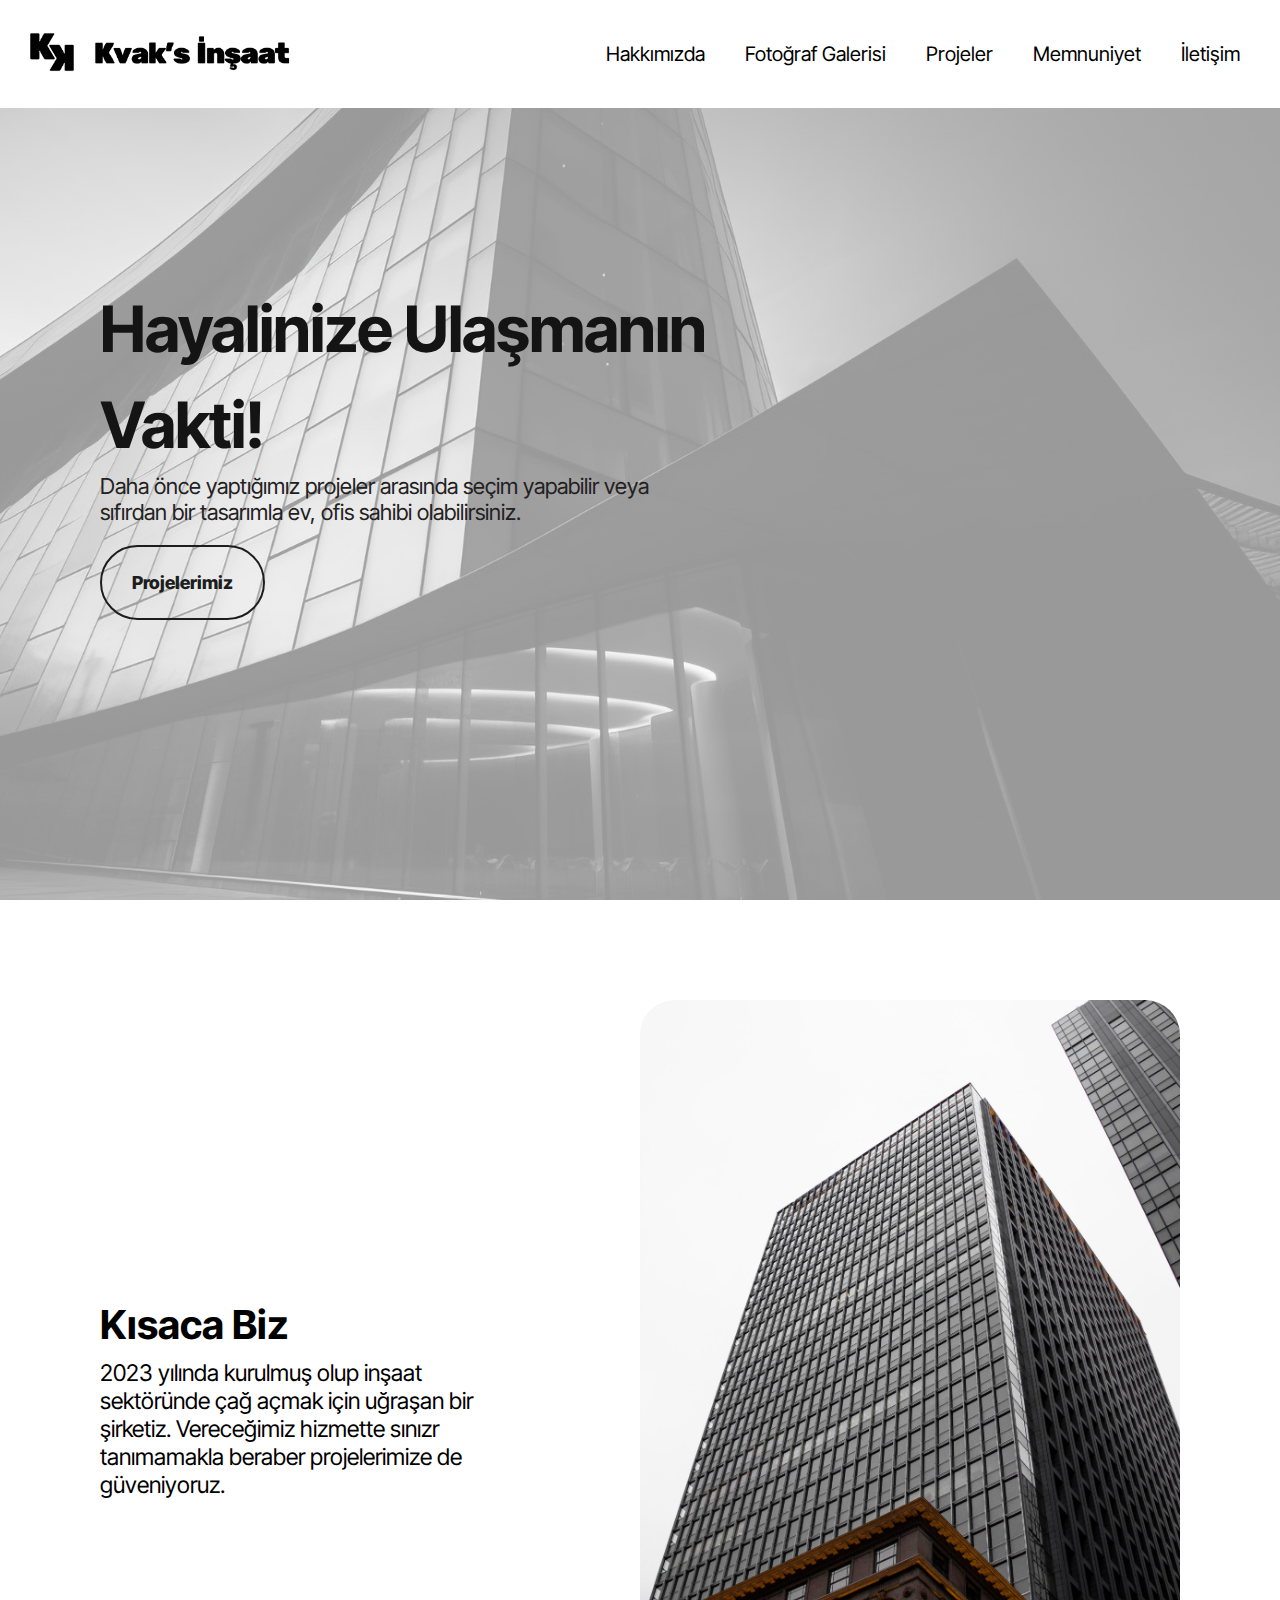
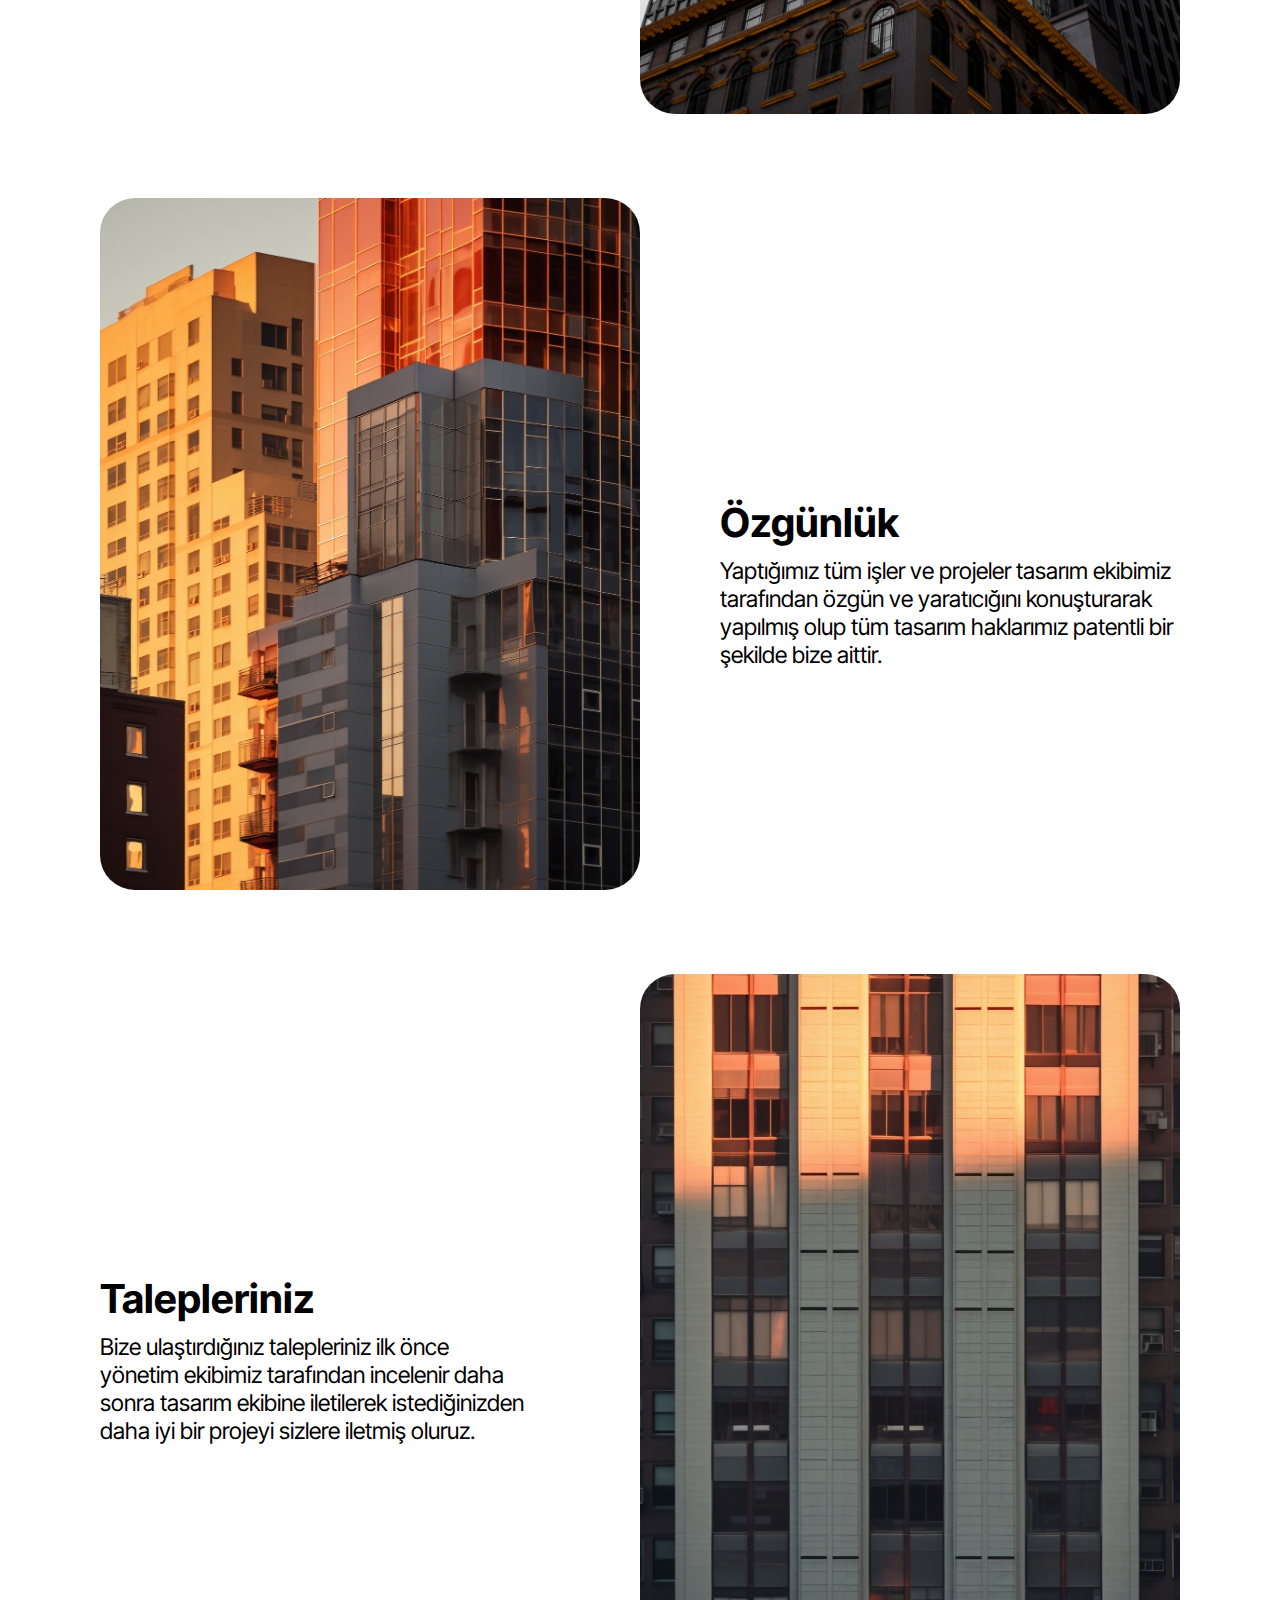
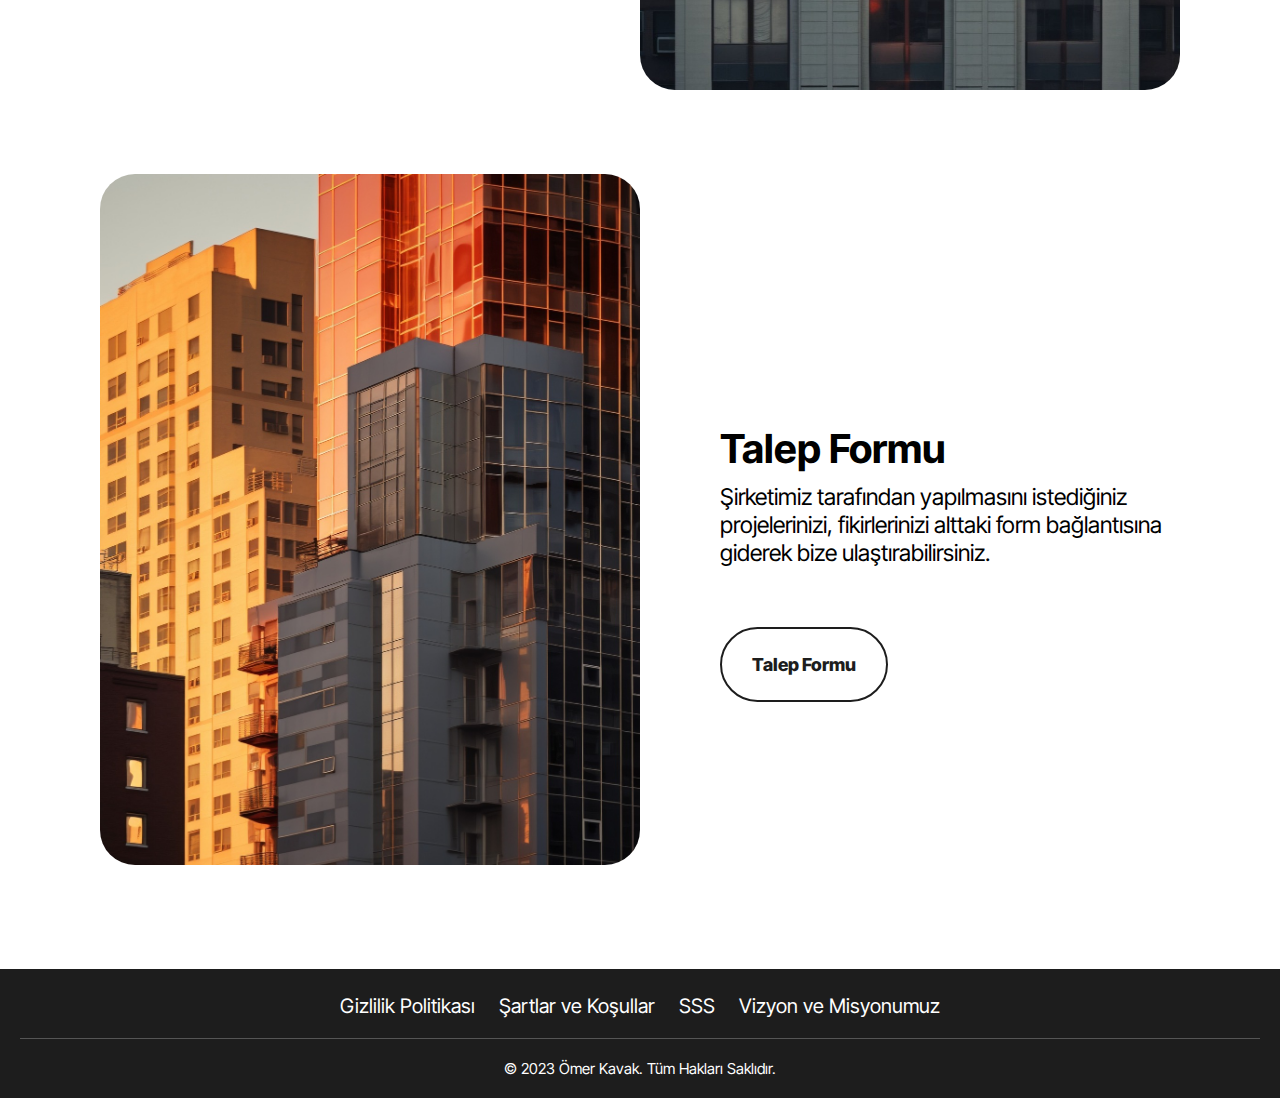
<file: Proje/index.html>
<!DOCTYPE html>
<html lang="tr-TR">
  <head>
    <meta charset="UTF-8" />
    <meta name="viewport" content="width=device-width, initial-scale=1.0" />
    <title>Kvak's İnşaat</title>
    <link rel="stylesheet" href="style.css" />
    <link rel="icon" type="image/x-icon" href="img/favicon.png">
  </head>

  <body>
    <!-- Menü Bölümü Başlangıç -->
    <header>
      <a href="index.html"><img src="img/logo1.png" width="" height="64"></a>
      <!-- <a href="index.html" class="logo">Kvak's İnşaat</a> -->
      <div class="toggle" onclick="toggleMenu();">
        <ul class="menu">
          <li><a href="hakkimizda.html">Hakkımızda</a></li>
          <li><a href="foto_galeri.html">Fotoğraf Galerisi</a></li>
          <li><a href="projeler.html">Projeler</a></li>
          <li><a href="memnuniyet.html">Memnuniyet</a></li>
          <li><a href="iletisim.html">İletişim</a></li>
        </ul>
      </div>
    </header>
    <!-- Menü Bölümü Bitiş -->

    <!-- Banner Bölümü Başlangıcı -->
    <section class="banner">
      <div class="textBox">
        <h2>Hayalinize Ulaşmanın<br /><span>Vakti!</span></h2>
        <h3>
          Daha önce yaptığımız projeler arasında seçim yapabilir veya<br />sıfırdan
          bir tasarımla ev, ofis sahibi olabilirsiniz.
        </h3>
        <a href="projeler.html" class="btn">Projelerimiz</a>
      </div>
    </section>
    <!-- Banner Bölümü Bitiş -->

    <!-- Content Başlangıcı -->
    <section class="article">
      <div class="content">
        <div class="contentBox ins1">
          <h3>Kısaca Biz</h3>
          <p>
            2023 yılında kurulmuş olup inşaat sektöründe çağ açmak için uğraşan
            bir şirketiz. Vereceğimiz hizmette sınızr tanımamakla beraber
            projelerimize de güveniyoruz.
          </p>
        </div>
        <div class="ins1">
          <img src="img/kisaca_biz.jpeg" alt="Özgünlük ve Yaratıcılık" />
        </div>
      </div>
      <div class="content2">
        <div class="ins2">
          <img src="img/talepleriniz.jpeg" alt="Talepleriniz" />
        </div>
        <div class="contentBox2 ins2">
          <h3>Özgünlük</h3>
          <p>
            Yaptığımız tüm işler ve projeler tasarım ekibimiz tarafından özgün
            ve yaratıcığını konuşturarak yapılmış olup tüm tasarım haklarımız
            patentli bir şekilde bize aittir.
          </p>
        </div>
      </div>
      <div class="content3">
        <div class="contentBox3 ins3">
          <h3>Talepleriniz</h3>
          <p>
            Bize ulaştırdığınız talepleriniz ilk önce yönetim ekibimiz
            tarafından incelenir daha sonra tasarım ekibine iletilerek
            istediğinizden daha iyi bir projeyi sizlere iletmiş oluruz.
          </p>
        </div>
        <div class="ins3">
          <img
            src="img/ozgunluk_ve_yaraticilik.jpeg"
            alt="Özgünlük ve Yaratıcılık"
          />
        </div>
      </div>
      <div class="content4">
        <div class="ins4">
          <img src="img/talepleriniz.jpeg" alt="Talepleriniz" />
        </div>
        <div class="contentBox4 ins4">
          <h3>Talep Formu</h3>
          <p>
            Şirketimiz tarafından yapılmasını istediğiniz projelerinizi, fikirlerinizi alttaki form bağlantısına giderek bize ulaştırabilirsiniz.
          </p>
          <a href="talep_formu.html" class="btn2">Talep Formu</a>
        </div>
      </div>
    </section>
    <!-- Content Bitişi -->


  <!-- Footer Bölümü Başlangıcı -->

    <div class="footer">
      <div class="footer-content">
          <div class="footer-links">
              <ul>
                  <li><a href="gizlilik.html">Gizlilik Politikası</a></li>
                  <li><a href="sartlar_ve_kosullar.html">Şartlar ve Koşullar</a></li>
                  <li><a href="sss.html">SSS</a></li>
                  <li><a href="vizyon_ve_misyonumuz.html">Vizyon ve Misyonumuz</a></li>
              </ul>
          </div>
      </div>
      <div class="footer-line"></div>
      <div class="copyright">
          &copy; 2023 Ömer Kavak. Tüm Hakları Saklıdır.
      </div>
  </div>
  
  <!-- Footer Bölümü Bitişi -->
    
<script>
  function toggleMenu(){
    var menuToggle = document.querySelector('.toggle');
    var menu = document.querySelector('.menu');
    menuToggle.classList.toggle('active');
    menu.classList.toggle('active');
  }
</script>

  </body>
</html>
</file>
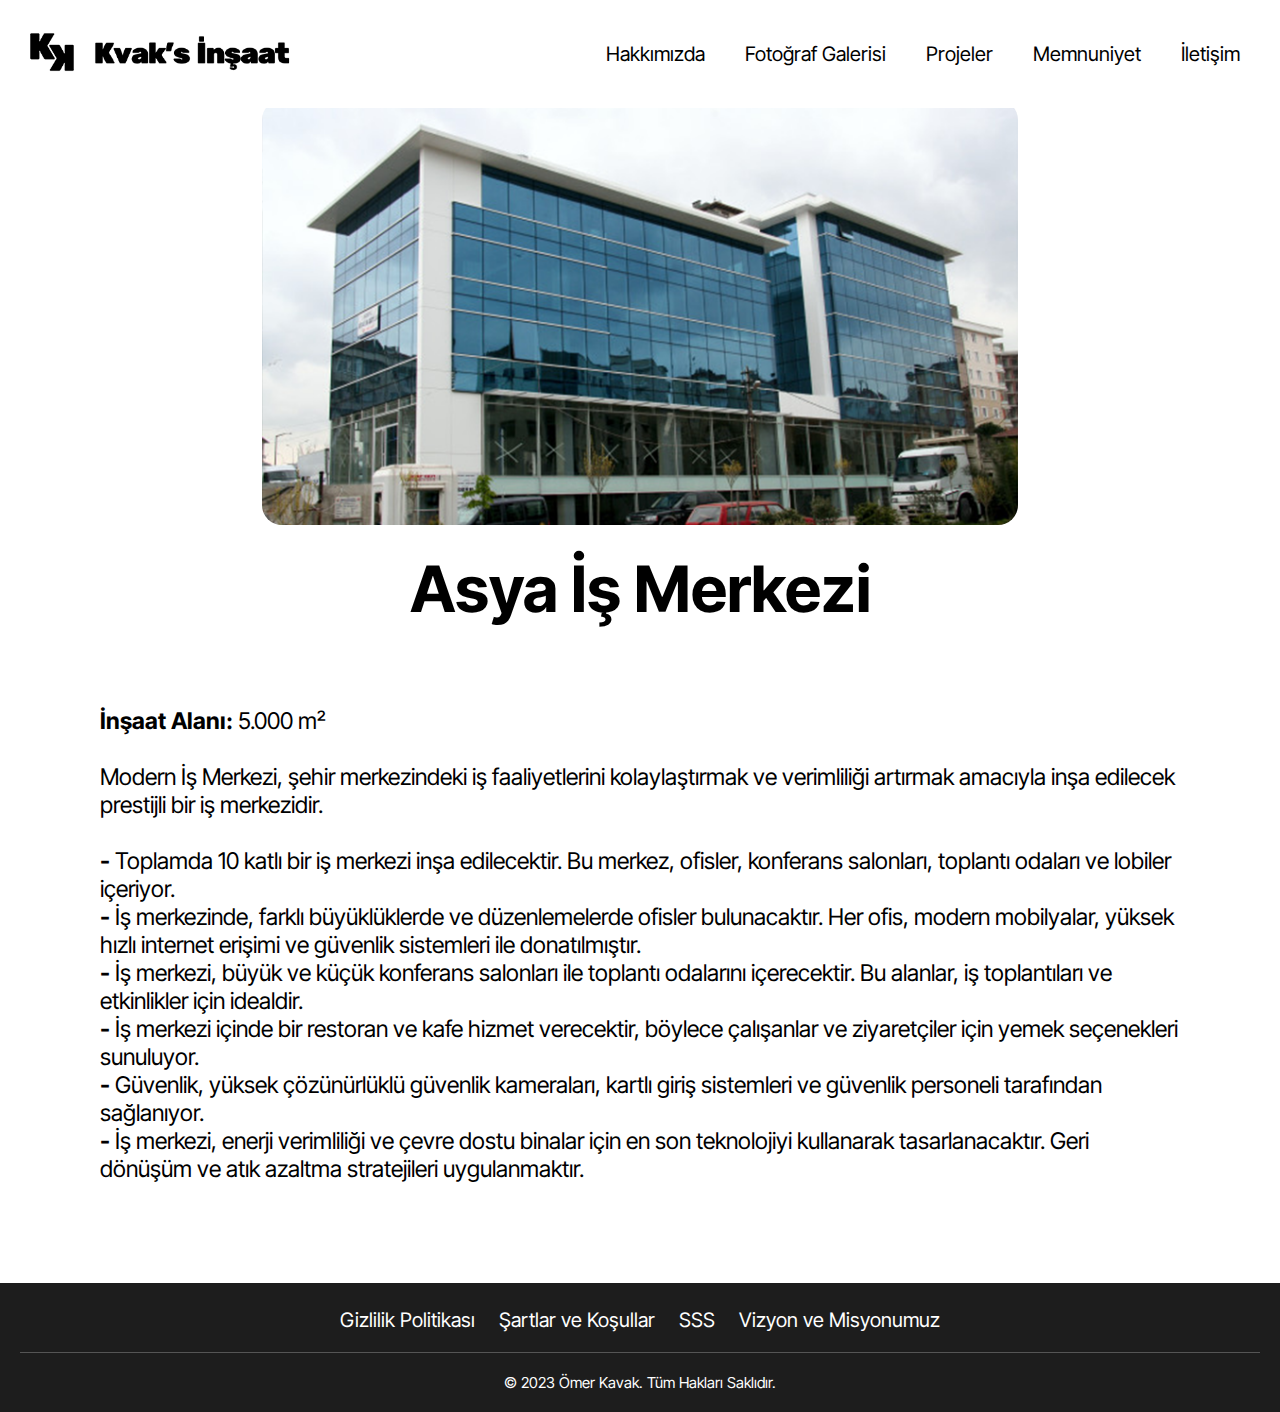
<file: Proje/asya-is-merkezi.html>
<!DOCTYPE html>
<html lang="tr-TR">
  <head>
    <meta charset="UTF-8" />
    <meta name="viewport" content="width=device-width, initial-scale=1.0" />
    <title>Kvak's İnşaat | Asya İş Merkezi</title>
    <link rel="stylesheet" href="style.css" />
    <link rel="icon" type="image/x-icon" href="img/favicon.png" />
  </head>

  <body>
    <!-- Menü Bölümü Başlangıç -->
    <header>
      <a href="index.html"><img src="img/logo1.png" width="" height="64"></a>
      <div class="toggle" onclick="toggleMenu();">
        <ul class="menu">
          <li><a href="hakkimizda.html">Hakkımızda</a></li>
          <li><a href="foto_galeri.html">Fotoğraf Galerisi</a></li>
          <li><a href="projeler.html">Projeler</a></li>
          <li><a href="memnuniyet.html">Memnuniyet</a></li>
          <li><a href="iletisim.html">İletişim</a></li>
        </ul>
      </div>
    </header>
    <!-- Menü Bölümü Bitiş -->
    <section class="hk">
      <img
        src="img/proje3.png"
        alt="Asya İş Merkezi"
        id="hk_bg"
        style="display: block; margin: auto"
      />
      <h2>Asya İş Merkezi</h2>
      <p>
        <b>İnşaat Alanı:</b> 5.000 m² <br /><br />

        Modern İş Merkezi, şehir merkezindeki iş faaliyetlerini kolaylaştırmak
        ve verimliliği artırmak amacıyla inşa edilecek prestijli bir iş
        merkezidir. <br /><br />

        <b>-</b> Toplamda 10 katlı bir iş merkezi inşa edilecektir. Bu merkez,
        ofisler, konferans salonları, toplantı odaları ve lobiler içeriyor.
        <br />

        <b>-</b> İş merkezinde, farklı büyüklüklerde ve düzenlemelerde ofisler
        bulunacaktır. Her ofis, modern mobilyalar, yüksek hızlı internet erişimi
        ve güvenlik sistemleri ile donatılmıştır. <br />

        <b>-</b> İş merkezi, büyük ve küçük konferans salonları ile toplantı
        odalarını içerecektir. Bu alanlar, iş toplantıları ve etkinlikler için
        idealdir. <br />

        <b>-</b> İş merkezi içinde bir restoran ve kafe hizmet verecektir,
        böylece çalışanlar ve ziyaretçiler için yemek seçenekleri sunuluyor.
        <br />

        <b>-</b> Güvenlik, yüksek çözünürlüklü güvenlik kameraları, kartlı giriş
        sistemleri ve güvenlik personeli tarafından sağlanıyor. <br />

        <b>-</b> İş merkezi, enerji verimliliği ve çevre dostu binalar için en
        son teknolojiyi kullanarak tasarlanacaktır. Geri dönüşüm ve atık azaltma
        stratejileri uygulanmaktır.
      </p>
    </section>

    <!-- Footer Bölümü Başlangıcı -->

    <div class="footer">
      <div class="footer-content">
        <div class="footer-links">
          <ul>
            <li><a href="gizlilik.html">Gizlilik Politikası</a></li>
            <li><a href="sartlar_ve_kosullar.html">Şartlar ve Koşullar</a></li>
            <li><a href="sss.html">SSS</a></li>
            <li>
              <a href="vizyon_ve_misyonumuz.html">Vizyon ve Misyonumuz</a>
            </li>
          </ul>
        </div>
      </div>
      <div class="footer-line"></div>
      <div class="copyright">&copy; 2023 Ömer Kavak. Tüm Hakları Saklıdır.</div>
    </div>

    <!-- Footer Bölümü Bitişi -->

    <script>
      function toggleMenu() {
        var menuToggle = document.querySelector(".toggle");
        var menu = document.querySelector(".menu");
        menuToggle.classList.toggle("active");
        menu.classList.toggle("active");
      }
    </script>
  </body>
</html>
</file>
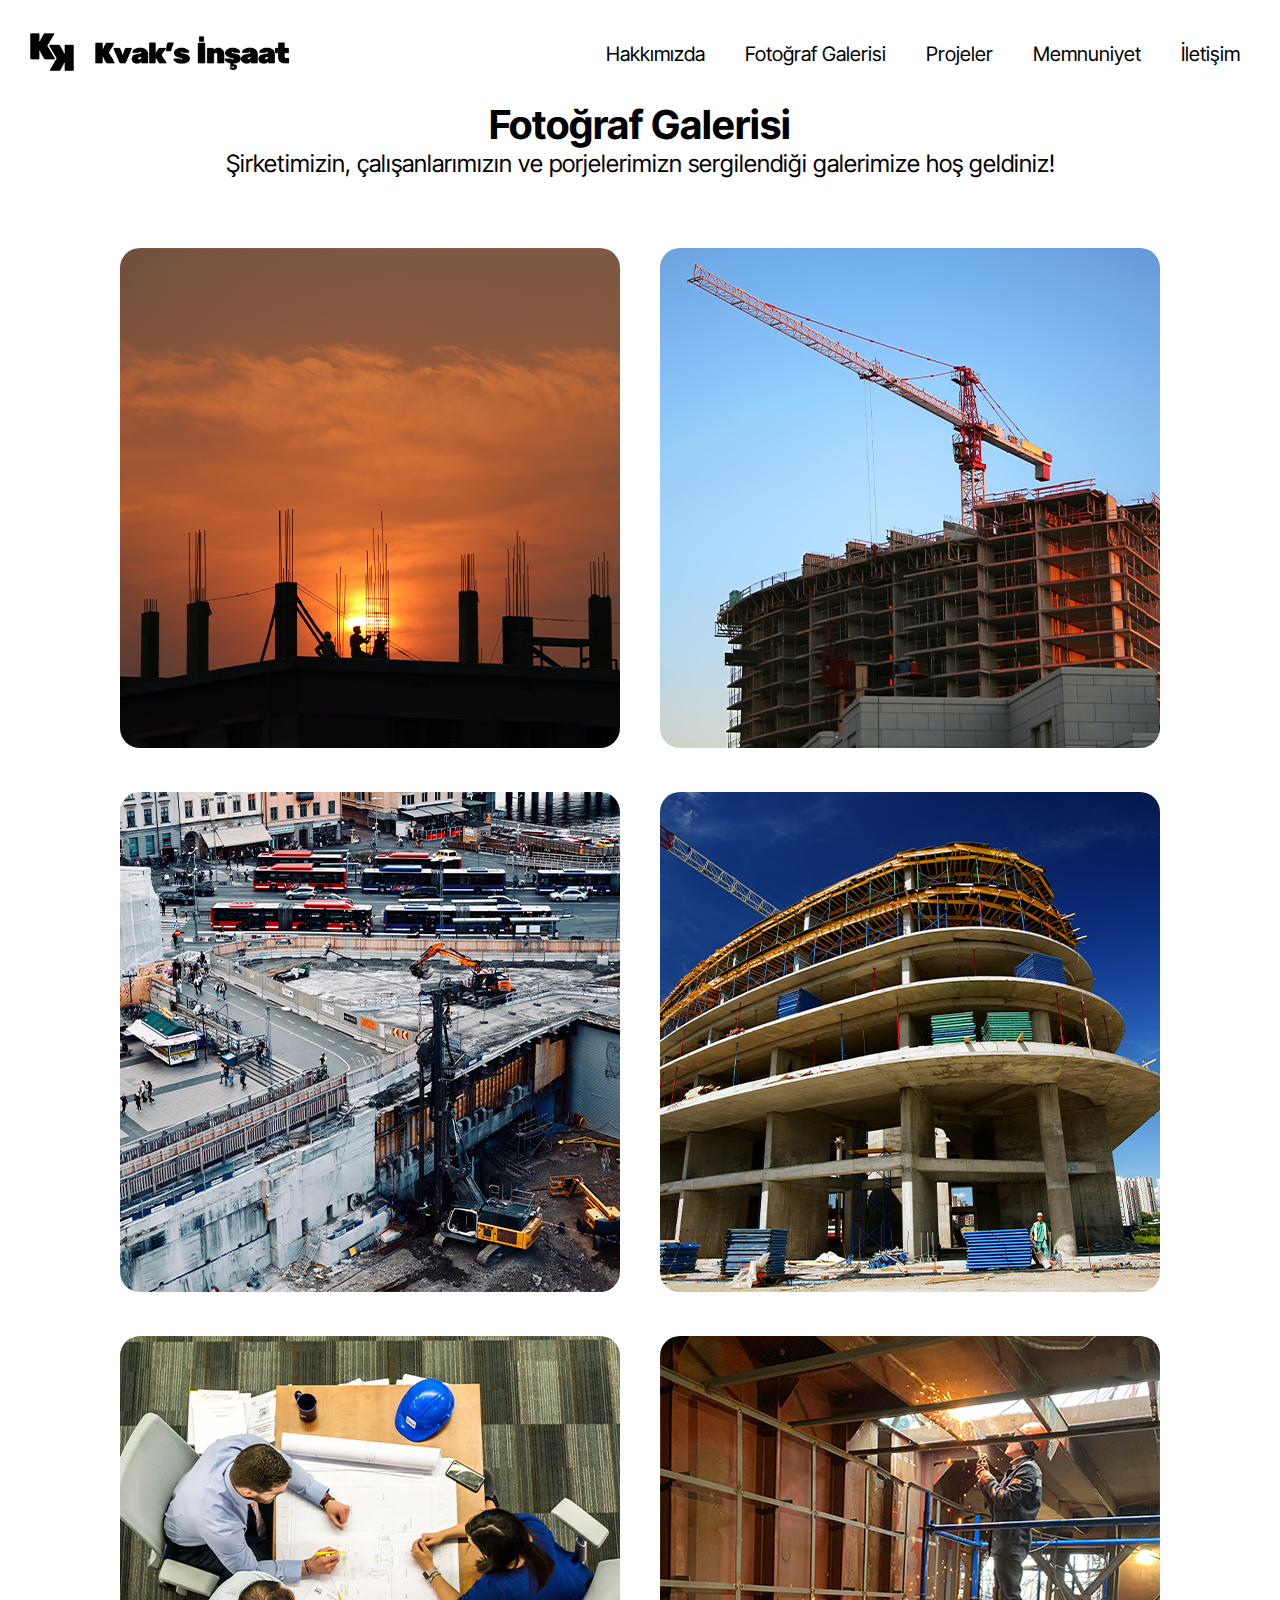
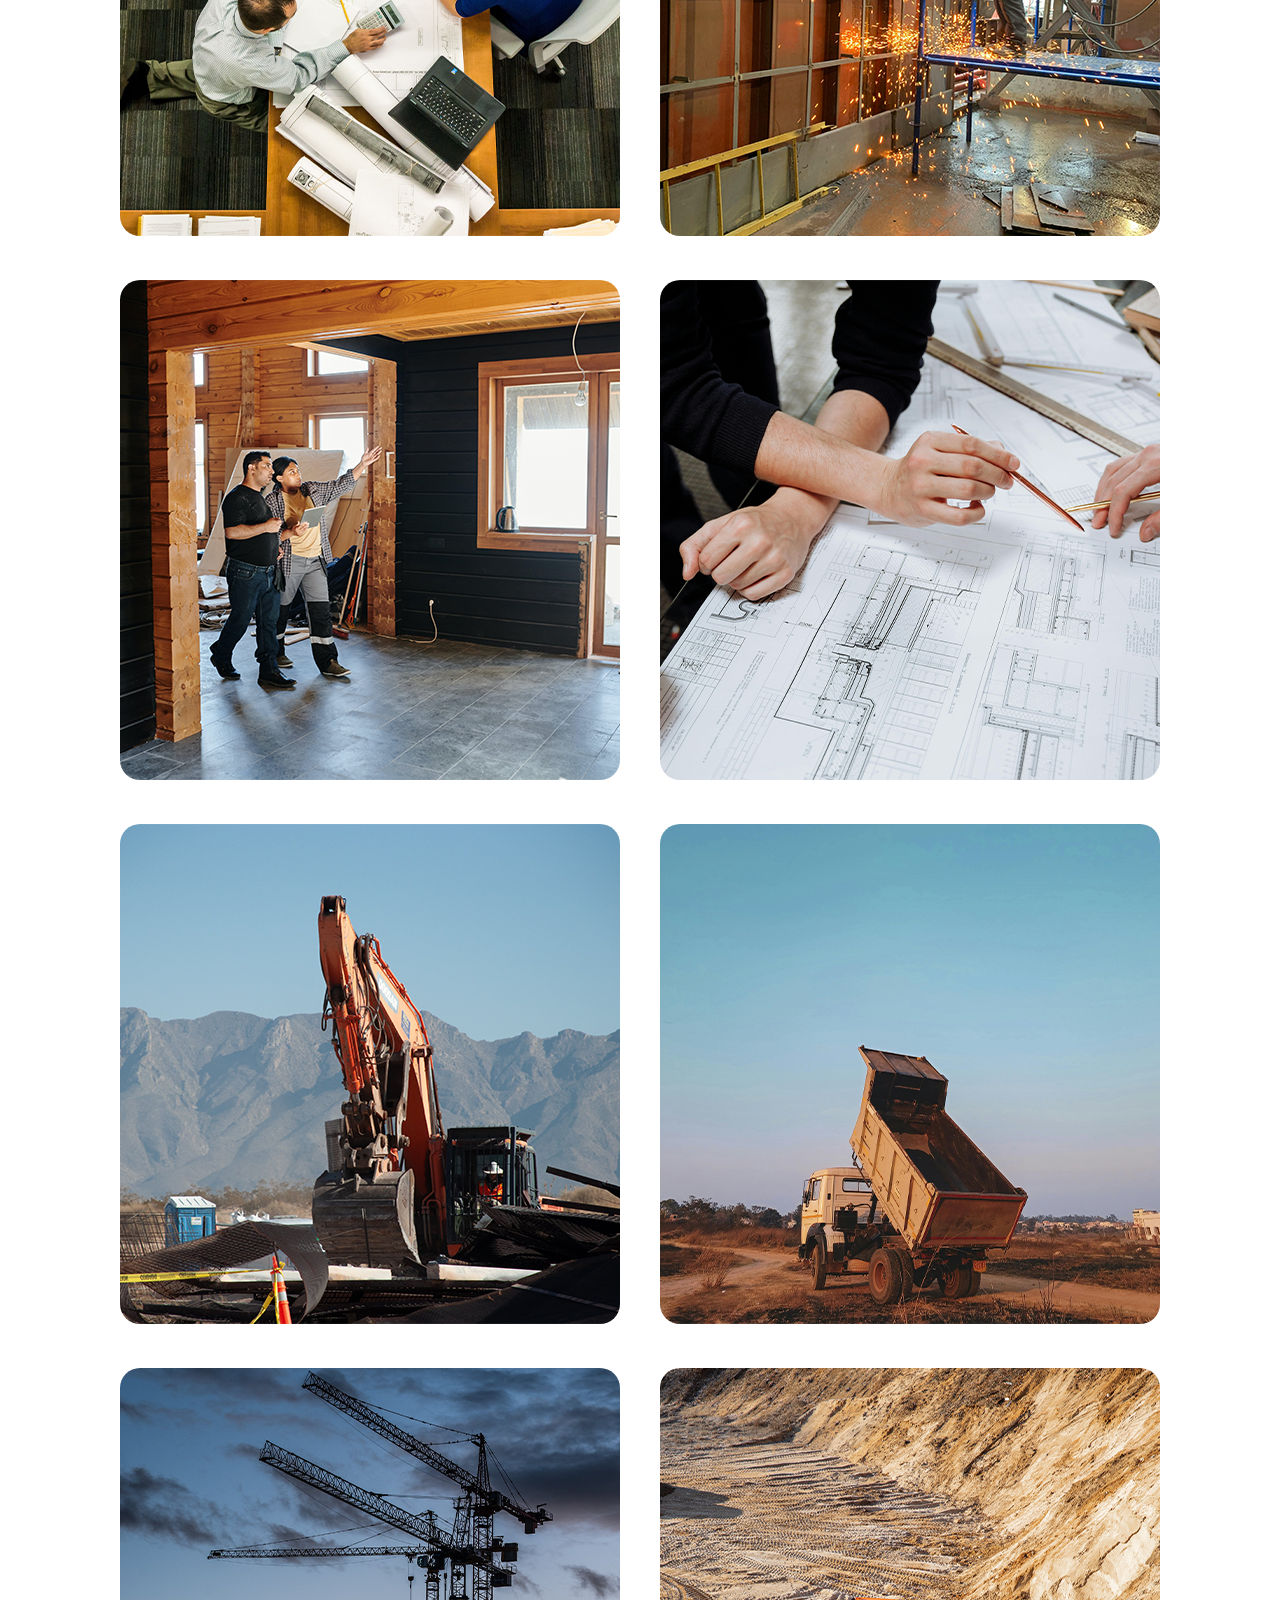
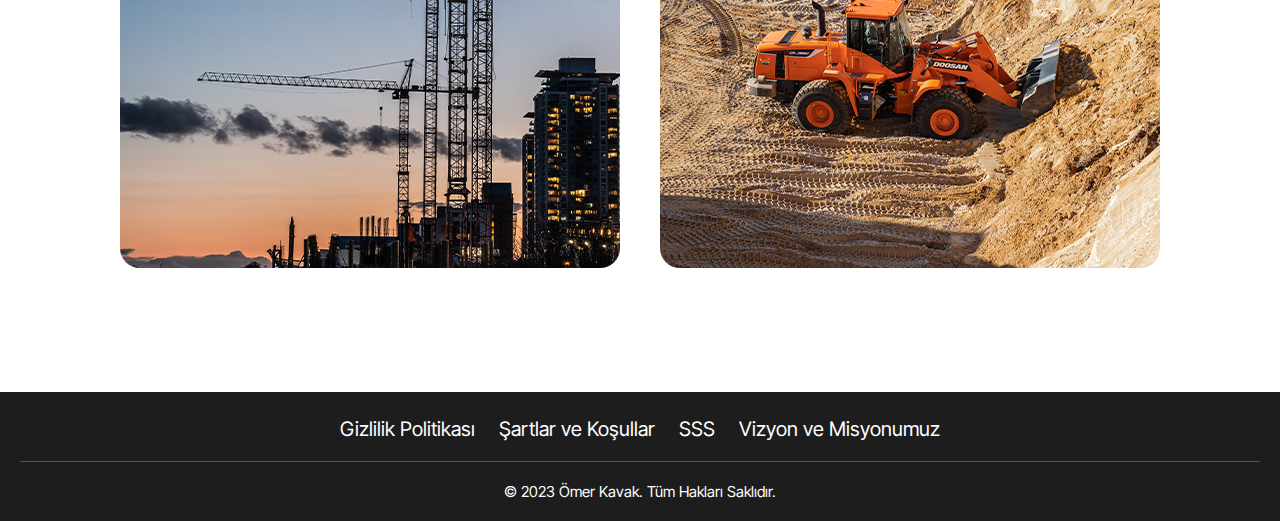
<file: Proje/foto_galeri.html>
<!DOCTYPE html>
<html lang="tr-TR">
  <head>
    <meta charset="UTF-8" />
    <meta name="viewport" content="width=device-width, initial-scale=1.0" />
    <title>Kvak's İnşaat | Fotoğraf Galerisi</title>
    <link rel="stylesheet" href="style.css" />
    <link rel="icon" type="image/x-icon" href="img/favicon.png">
  </head>

  <body>
    <!-- Menü Bölümü Başlangıç -->
    <header>
      <a href="index.html"><img src="img/logo1.png" width="" height="64"></a>
      <div class="toggle" onclick="toggleMenu();">
        <ul class="menu">
          <li><a href="hakkimizda.html">Hakkımızda</a></li>
          <li><a href="foto_galeri.html">Fotoğraf Galerisi</a></li>
          <li><a href="projeler.html">Projeler</a></li>
          <li><a href="memnuniyet.html">Memnuniyet</a></li>
          <li><a href="iletisim.html">İletişim</a></li>
        </ul>
      </div>
    </header>
    <!-- Menü Bölümü Bitiş -->


    <section class="fotog">
      <div class="heading">
        <h2>Fotoğraf Galerisi</h2>
        <p>Şirketimizin, çalışanlarımızın ve porjelerimizn sergilendiği galerimize hoş geldiniz!</p>
      </div>
      <div class="content">
        <div class="fotoBox">
          <img src="img/fg1.png" alt="#">
        </div>
        <div class="fotoBox">
          <img src="img/fg2.png" alt="#">
        </div>
        <div class="fotoBox">
          <img src="img/fg5.png" alt="#">
        </div>
        <div class="fotoBox">
          <img src="img/fg4.png" alt="#">
        </div>
        <div class="fotoBox">
          <img src="img/fg3.png" alt="#">
        </div>
        <div class="fotoBox">
          <img src="img/fg6.png" alt="#">
        </div>
        <div class="fotoBox">
          <img src="img/fg7.png" alt="#">
        </div>
        <div class="fotoBox">
          <img src="img/fg8.png" alt="#">
        </div>
        <div class="fotoBox">
          <img src="img/fg9.png" alt="#">
        </div>
        <div class="fotoBox">
          <img src="img/fg10.png" alt="#">
        </div>
        <div class="fotoBox">
          <img src="img/fg11.png" alt="#">
        </div>
        <div class="fotoBox">
          <img src="img/fg12.png" alt="#">
        </div>
      </div>
    </section>


    <!-- Footer Bölümü Başlangıcı -->

    <div class="footer">
      <div class="footer-content">
        <div class="footer-links">
          <ul>
            <li><a href="gizlilik.html">Gizlilik Politikası</a></li>
            <li><a href="sartlar_ve_kosullar.html">Şartlar ve Koşullar</a></li>
            <li><a href="sss.html">SSS</a></li>
            <li><a href="vizyon_ve_misyonumuz.html">Vizyon ve Misyonumuz</a></li>
          </ul>
        </div>
      </div>
      <div class="footer-line"></div>
      <div class="copyright">&copy; 2023 Ömer Kavak. Tüm Hakları Saklıdır.</div>
    </div>

    <!-- Footer Bölümü Bitişi -->

    <script>
      function toggleMenu(){
        var menuToggle = document.querySelector('.toggle');
        var menu = document.querySelector('.menu');
        menuToggle.classList.toggle('active');
        menu.classList.toggle('active');
      }
    </script>

  </body>
</html>
</file>
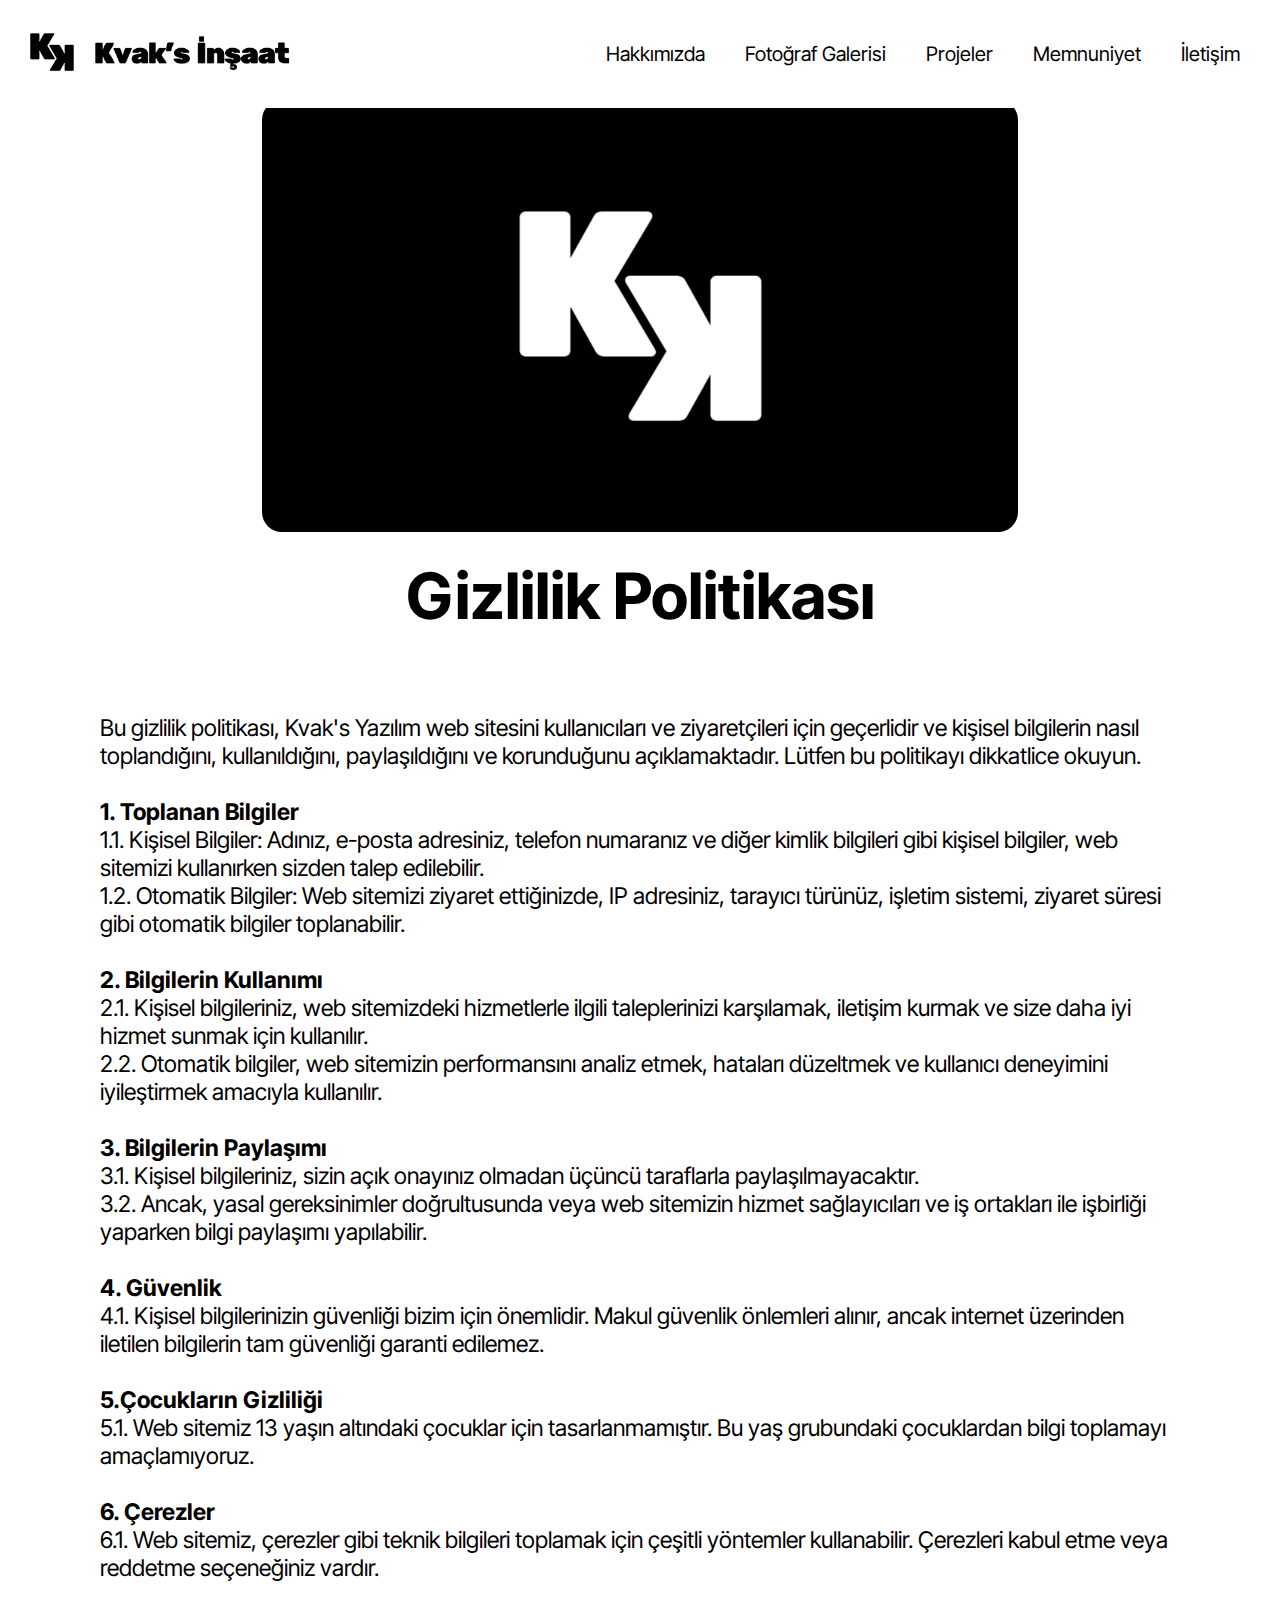
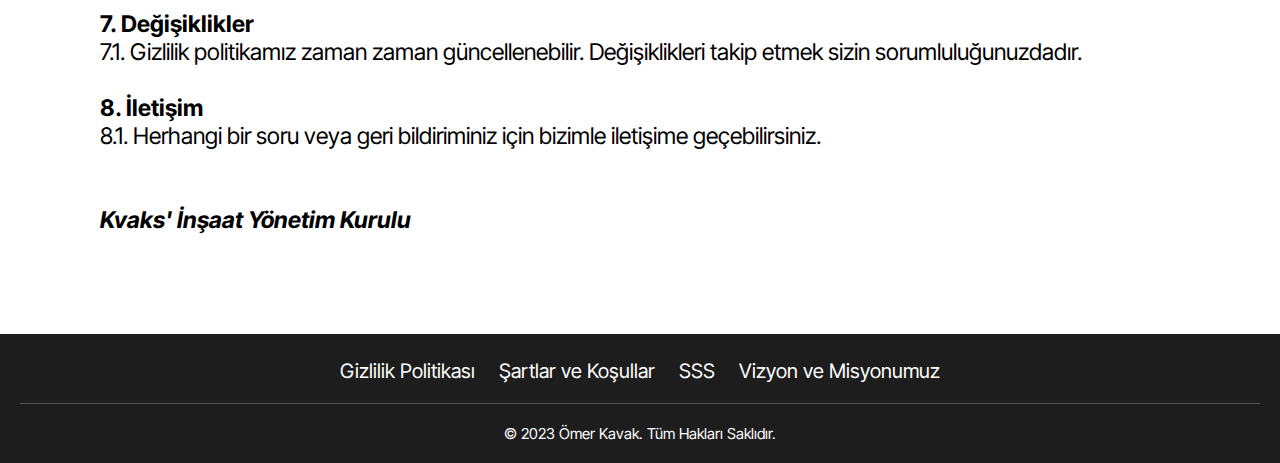
<file: Proje/gizlilik.html>
<!DOCTYPE html>
<html lang="tr-TR">
  <head>
    <meta charset="UTF-8" />
    <meta name="viewport" content="width=device-width, initial-scale=1.0" />
    <title>Kvak's İnşaat | Gizlilik Politikası</title>
    <link rel="stylesheet" href="style.css" />
    <link rel="icon" type="image/x-icon" href="img/favicon.png" />
  </head>

  <body>
    <!-- Menü Bölümü Başlangıç -->
    <header>
      <a href="index.html"><img src="img/logo1.png" width="" height="64"></a>
      <div class="toggle" onclick="toggleMenu();">
        <ul class="menu">
          <li><a href="hakkimizda.html">Hakkımızda</a></li>
          <li><a href="foto_galeri.html">Fotoğraf Galerisi</a></li>
          <li><a href="projeler.html">Projeler</a></li>
          <li><a href="memnuniyet.html">Memnuniyet</a></li>
          <li><a href="iletisim.html">İletişim</a></li>
        </ul>
      </div>
    </header>
    <!-- Menü Bölümü Bitiş -->

    <section class="hk">
      <img
        src="img/kk_bg.png"
        alt="Hakkımızda"
        id="hk_bg"
        style="display: block; margin: auto"
      />
      <h2>Gizlilik Politikası</h2>
      <p>
        Bu gizlilik politikası, Kvak's Yazılım web sitesini kullanıcıları ve
        ziyaretçileri için geçerlidir ve kişisel bilgilerin nasıl toplandığını,
        kullanıldığını, paylaşıldığını ve korunduğunu açıklamaktadır. Lütfen bu
        politikayı dikkatlice okuyun. <br><br> <b>1. Toplanan Bilgiler</b><br> 1.1. Kişisel
        Bilgiler: Adınız, e-posta adresiniz, telefon numaranız ve diğer kimlik bilgileri gibi kişisel bilgiler, web sitemizi kullanırken sizden talep edilebilir. <br> 1.2. Otomatik Bilgiler: Web sitemizi ziyaret ettiğinizde, IP adresiniz, tarayıcı türünüz, işletim sistemi, ziyaret süresi gibi otomatik bilgiler toplanabilir. <br><br> <b>2. Bilgilerin Kullanımı</b><br> 2.1. Kişisel
        bilgileriniz, web sitemizdeki hizmetlerle ilgili taleplerinizi
        karşılamak, iletişim kurmak ve size daha iyi hizmet sunmak için
        kullanılır. <br> 2.2. Otomatik bilgiler, web sitemizin performansını analiz etmek, hataları düzeltmek ve kullanıcı deneyimini iyileştirmek amacıyla kullanılır. <br><br> <b>3. Bilgilerin Paylaşımı</b><br> 3.1. Kişisel bilgileriniz, sizin açık onayınız olmadan üçüncü taraflarla paylaşılmayacaktır. <br> 3.2. Ancak,
        yasal gereksinimler doğrultusunda veya web sitemizin hizmet
        sağlayıcıları ve iş ortakları ile işbirliği yaparken bilgi paylaşımı
        yapılabilir. <br><br> <b> 4. Güvenlik</b><br> 4.1. Kişisel bilgilerinizin güvenliği bizim için önemlidir. Makul güvenlik önlemleri alınır, ancak internet üzerinden iletilen bilgilerin tam güvenliği garanti edilemez. <br><br> <b>5.Çocukların Gizliliği</b><br> 5.1. Web sitemiz 13 yaşın altındaki çocuklar için
        tasarlanmamıştır. Bu yaş grubundaki çocuklardan bilgi toplamayı
        amaçlamıyoruz. <br><br> <b>6. Çerezler</b><br> 6.1. Web sitemiz, çerezler gibi teknik bilgileri toplamak için çeşitli yöntemler kullanabilir. Çerezleri kabul etme veya reddetme seçeneğiniz vardır. <br><br> <b>7. Değişiklikler</b> <br>7.1. Gizlilik
        politikamız zaman zaman güncellenebilir. Değişiklikleri takip etmek
        sizin sorumluluğunuzdadır. <br><br> <b>8. İletişim</b><br> 8.1. Herhangi bir soru veya geri bildiriminiz için bizimle iletişime geçebilirsiniz. <br><br><br>
        <i><b>Kvaks' İnşaat Yönetim Kurulu</b></i>
      </p>
    </section>

    <!-- Footer Bölümü Başlangıcı -->

    <div class="footer">
      <div class="footer-content">
        <div class="footer-links">
          <ul>
            <li><a href="gizlilik.html">Gizlilik Politikası</a></li>
            <li><a href="sartlar_ve_kosullar.html">Şartlar ve Koşullar</a></li>
            <li><a href="sss.html">SSS</a></li>
            <li><a href="vizyon_ve_misyonumuz.html">Vizyon ve Misyonumuz</a></li>
          </ul>
        </div>
      </div>
      <div class="footer-line"></div>
      <div class="copyright">&copy; 2023 Ömer Kavak. Tüm Hakları Saklıdır.</div>
    </div>

    <!-- Footer Bölümü Bitişi -->

    <script>
      function toggleMenu(){
        var menuToggle = document.querySelector('.toggle');
        var menu = document.querySelector('.menu');
        menuToggle.classList.toggle('active');
        menu.classList.toggle('active');
      }
    </script>

  </body>
</html>
</file>
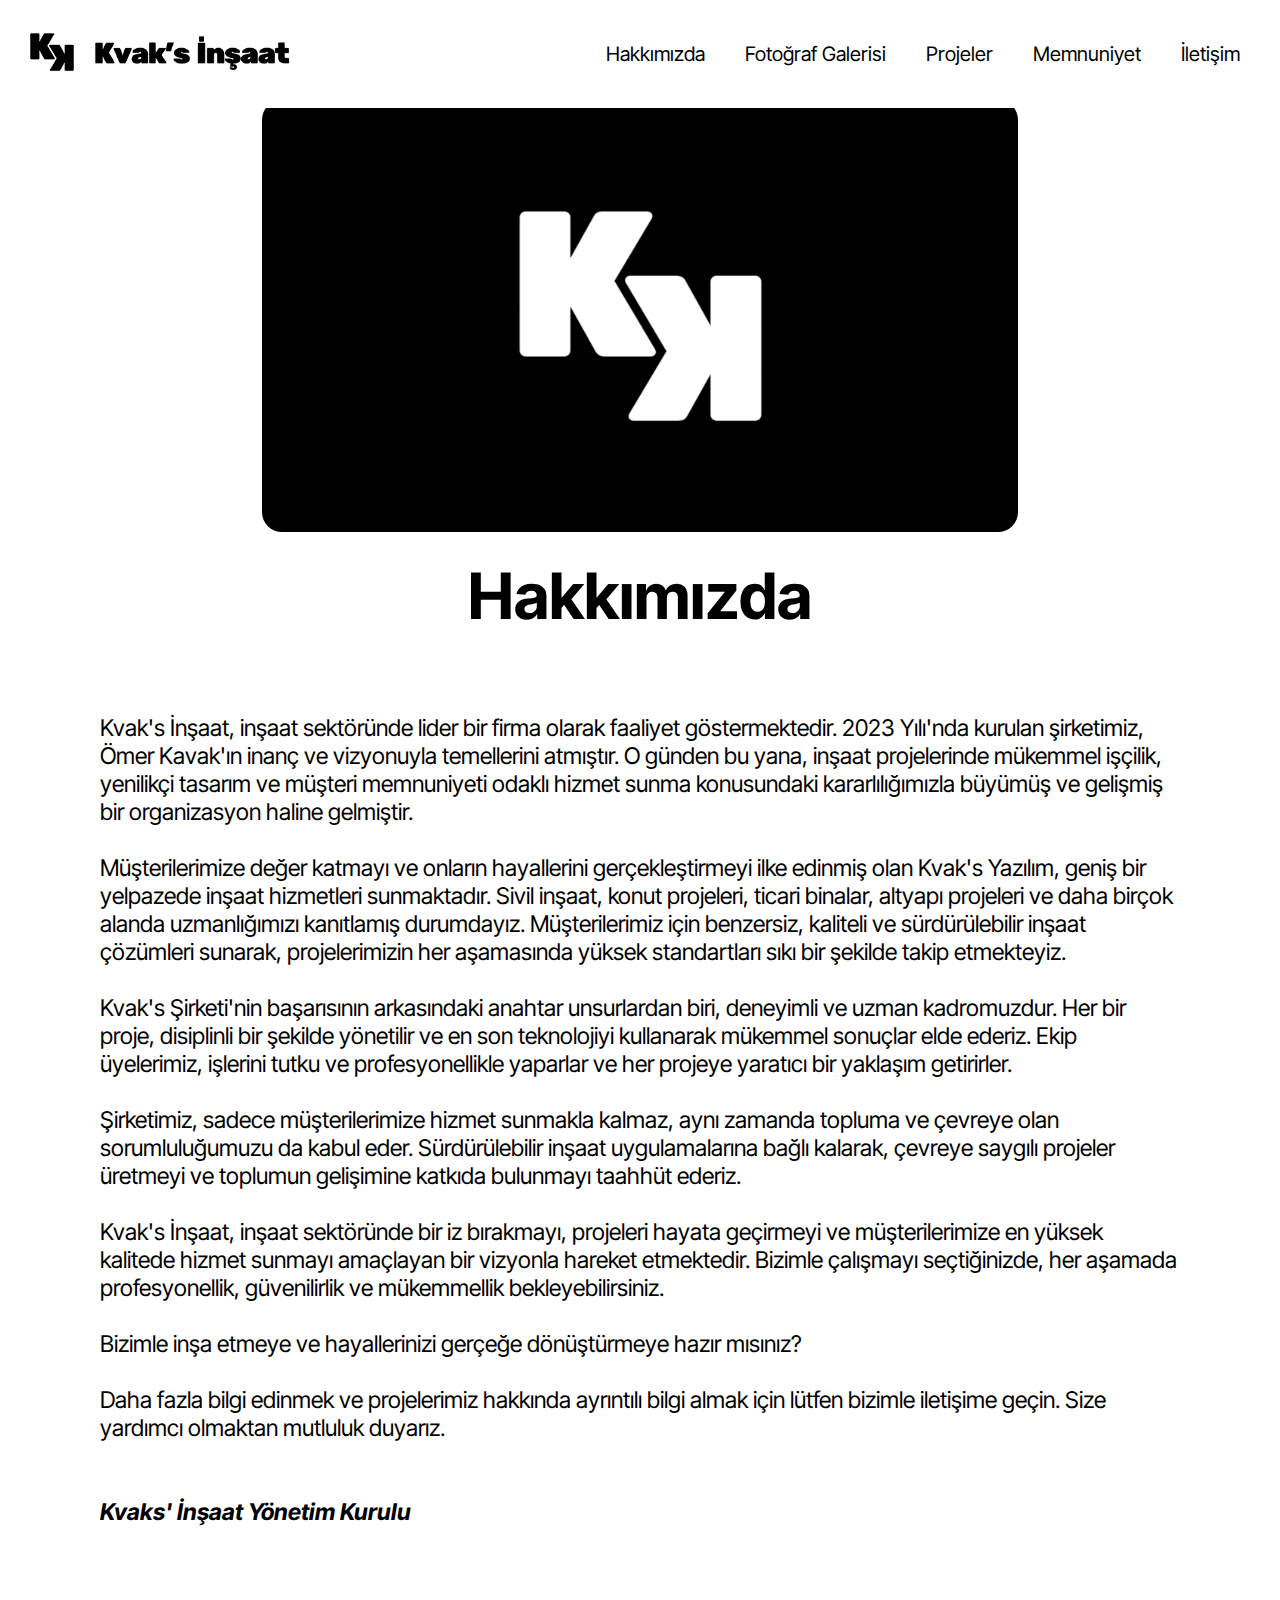
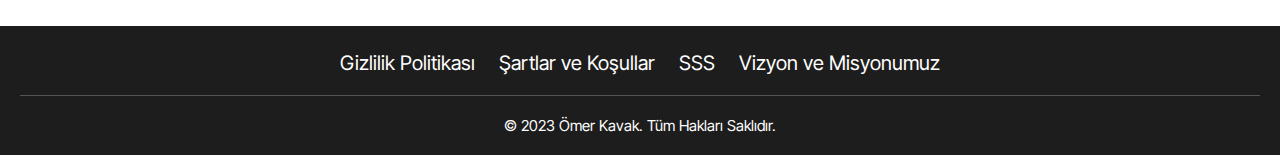
<file: Proje/hakkimizda.html>
<!DOCTYPE html>
<html lang="tr-TR">
  <head>
    <meta charset="UTF-8" />
    <meta name="viewport" content="width=device-width, initial-scale=1.0" />
    <title>Kvak's İnşaat  | Hakkımızda</title>
    <link rel="stylesheet" href="style.css" />
    <link rel="icon" type="image/x-icon" href="img/favicon.png">
  </head>

  <body>
    <!-- Menü Bölümü Başlangıç -->
    <header>
      <a href="index.html"><img src="img/logo1.png" width="" height="64"></a>
      <div class="toggle" onclick="toggleMenu();">
        <ul class="menu">
          <li><a href="hakkimizda.html">Hakkımızda</a></li>
          <li><a href="foto_galeri.html">Fotoğraf Galerisi</a></li>
          <li><a href="projeler.html">Projeler</a></li>
          <li><a href="memnuniyet.html">Memnuniyet</a></li>
          <li><a href="iletisim.html">İletişim</a></li>
        </ul>
      </div>
    </header>
    <!-- Menü Bölümü Bitiş -->
    <section class="hk">
      <img
        src="img/kk_bg.png"
        alt="Hakkımızda"
        id="hk_bg"
        style="display: block; margin: auto"
      />
      <h2>Hakkımızda</h2>
      <p>
        Kvak's İnşaat, inşaat sektöründe lider bir firma olarak faaliyet
        göstermektedir. 2023 Yılı'nda kurulan şirketimiz, Ömer Kavak'ın inanç ve
        vizyonuyla temellerini atmıştır. O günden bu yana, inşaat projelerinde
        mükemmel işçilik, yenilikçi tasarım ve müşteri memnuniyeti odaklı hizmet
        sunma konusundaki kararlılığımızla büyümüş ve gelişmiş bir organizasyon
        haline gelmiştir. <br /><br>

        Müşterilerimize değer katmayı ve onların hayallerini gerçekleştirmeyi
        ilke edinmiş olan Kvak's Yazılım, geniş bir yelpazede inşaat hizmetleri
        sunmaktadır. Sivil inşaat, konut projeleri, ticari binalar, altyapı
        projeleri ve daha birçok alanda uzmanlığımızı kanıtlamış durumdayız.
        Müşterilerimiz için benzersiz, kaliteli ve sürdürülebilir inşaat
        çözümleri sunarak, projelerimizin her aşamasında yüksek standartları
        sıkı bir şekilde takip etmekteyiz. <br /><br>

        Kvak's Şirketi'nin başarısının arkasındaki anahtar unsurlardan biri,
        deneyimli ve uzman kadromuzdur. Her bir proje, disiplinli bir şekilde
        yönetilir ve en son teknolojiyi kullanarak mükemmel sonuçlar elde
        ederiz. Ekip üyelerimiz, işlerini tutku ve profesyonellikle yaparlar ve
        her projeye yaratıcı bir yaklaşım getirirler. <br /><br>

        Şirketimiz, sadece müşterilerimize hizmet sunmakla kalmaz, aynı zamanda
        topluma ve çevreye olan sorumluluğumuzu da kabul eder. Sürdürülebilir
        inşaat uygulamalarına bağlı kalarak, çevreye saygılı projeler üretmeyi
        ve toplumun gelişimine katkıda bulunmayı taahhüt ederiz. <br /><br>

        Kvak's İnşaat, inşaat sektöründe bir iz bırakmayı, projeleri hayata
        geçirmeyi ve müşterilerimize en yüksek kalitede hizmet sunmayı amaçlayan
        bir vizyonla hareket etmektedir. Bizimle çalışmayı seçtiğinizde, her
        aşamada profesyonellik, güvenilirlik ve mükemmellik bekleyebilirsiniz.
        <br /><br>

        Bizimle inşa etmeye ve hayallerinizi gerçeğe dönüştürmeye hazır mısınız?
        <br /><br>
        Daha fazla bilgi edinmek ve projelerimiz hakkında ayrıntılı bilgi almak
        için lütfen bizimle iletişime geçin. Size   yardımcı olmaktan mutluluk
        duyarız.<br><br><br>
        <i><b>Kvaks' İnşaat Yönetim Kurulu</b></i>
      </p>
    </section>

    <!-- Footer Bölümü Başlangıcı -->

    <div class="footer">
      <div class="footer-content">
        <div class="footer-links">
          <ul>
            <li><a href="gizlilik.html">Gizlilik Politikası</a></li>
            <li><a href="sartlar_ve_kosullar.html">Şartlar ve Koşullar</a></li>
            <li><a href="sss.html">SSS</a></li>
            <li><a href="vizyon_ve_misyonumuz.html">Vizyon ve Misyonumuz</a></li>
          </ul>
        </div>
      </div>
      <div class="footer-line"></div>
      <div class="copyright">&copy; 2023 Ömer Kavak. Tüm Hakları Saklıdır.</div>
    </div>

    <!-- Footer Bölümü Bitişi -->

    <script>
      function toggleMenu(){
        var menuToggle = document.querySelector('.toggle');
        var menu = document.querySelector('.menu');
        menuToggle.classList.toggle('active');
        menu.classList.toggle('active');
      }
    </script>

  </body>
</html>
</file>
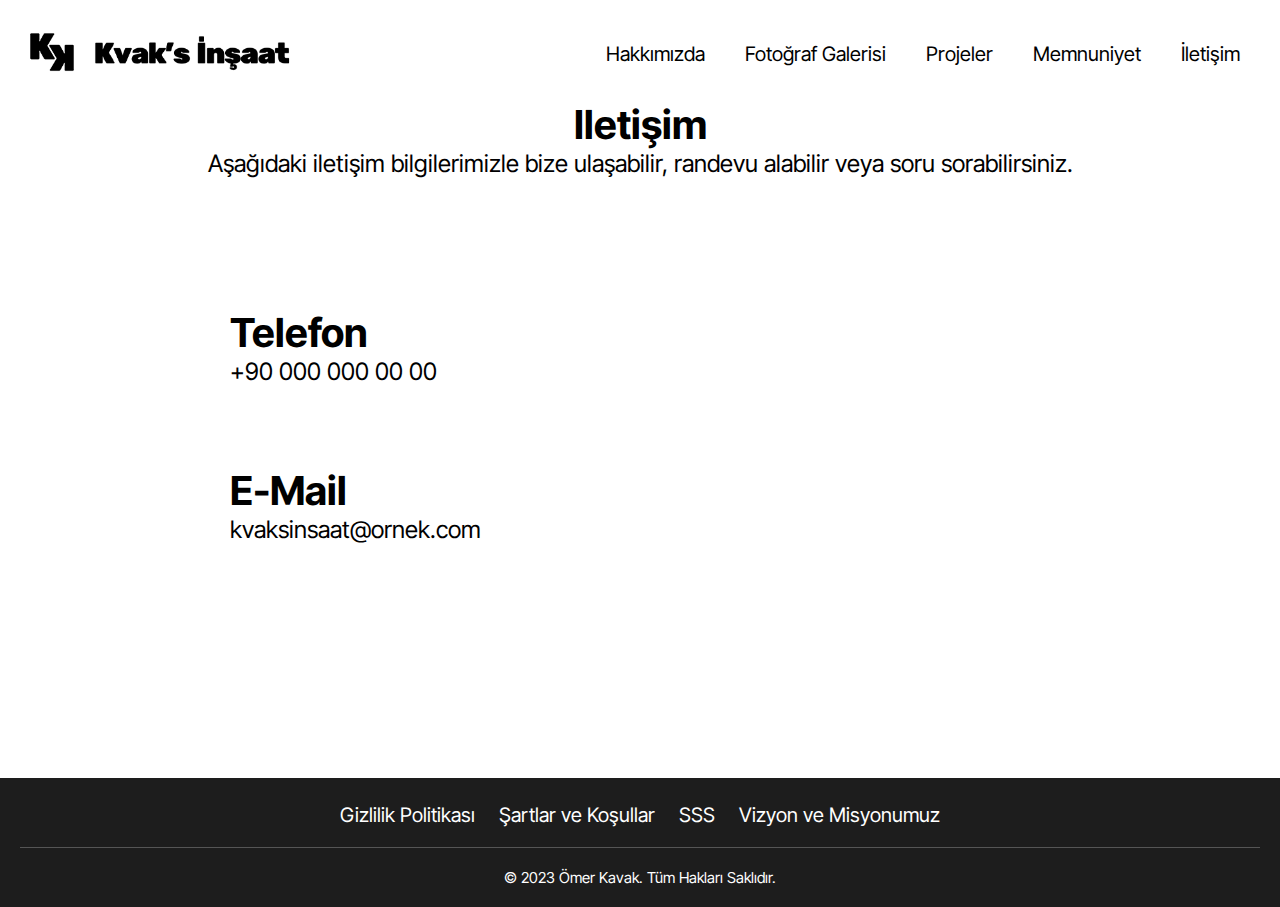
<file: Proje/iletisim.html>
<!DOCTYPE html>
<html lang="tr-TR">
  <head>
    <meta charset="UTF-8" />
    <meta name="viewport" content="width=device-width, initial-scale=1.0" />
    <title>Kvak's İnşaat  | İletişim</title>
    <link rel="stylesheet" href="style.css" />
    <link rel="icon" type="image/x-icon" href="img/favicon.png">
  </head>

  <body>
    <!-- Menü Bölümü Başlangıç -->
    <header>
      <a href="index.html"><img src="img/logo1.png" width="" height="64"></a>
      <div class="toggle" onclick="toggleMenu();">
        <ul class="menu">
          <li><a href="hakkimizda.html">Hakkımızda</a></li>
          <li><a href="foto_galeri.html">Fotoğraf Galerisi</a></li>
          <li><a href="projeler.html">Projeler</a></li>
          <li><a href="memnuniyet.html">Memnuniyet</a></li>
          <li><a href="iletisim.html">İletişim</a></li>
        </ul>
      </div>
    </header>
    <!-- Menü Bölümü Bitiş -->
    
    <section class="contact">
      <div class="heading">
        <h2>İletişim</h2>
        <p>Aşağıdaki iletişim bilgilerimizle bize ulaşabilir, randevu alabilir veya soru sorabilirsiniz.</p>
      </div>
      <div class="cntc">
      <div class="iletisim">
        <h3>Telefon</h3>
        <p>+90 000 000 00 00</p>
        <h3>E-Mail</h3>
        <p>kvaksinsaat@ornek.com</p>
      </div>
      <div class="harita"><iframe src="https://www.google.com/maps/embed?pb=!1m18!1m12!1m3!1d12600.677558292533!2d27.831978855419912!3d37.8563268!2m3!1f0!2f0!3f0!3m2!1i1024!2i768!4f13.1!3m3!1m2!1s0x14b92b882e9ac939%3A0xc27f9ccad22e2222!2sAyd%C4%B1n%20Meslek%20Y%C3%BCksekokulu%20(AYDIN%20MYO%20-%20AYMES)!5e0!3m2!1str!2str!4v1701024638840!5m2!1str!2str" width="600" height="450" style="border:0;" allowfullscreen="" loading="lazy" referrerpolicy="no-referrer-when-downgrade"></iframe></div>
    </div>
    </section>

    <!-- Footer Bölümü Başlangıcı -->

    <div class="footer">
      <div class="footer-content">
        <div class="footer-links">
          <ul>
            <li><a href="gizlilik.html">Gizlilik Politikası</a></li>
            <li><a href="sartlar_ve_kosullar.html">Şartlar ve Koşullar</a></li>
            <li><a href="sss.html">SSS</a></li>
            <li><a href="vizyon_ve_misyonumuz.html">Vizyon ve Misyonumuz</a></li>
          </ul>
        </div>
      </div>
      <div class="footer-line"></div>
      <div class="copyright">&copy; 2023 Ömer Kavak. Tüm Hakları Saklıdır.</div>
    </div>

    <!-- Footer Bölümü Bitişi -->

    <script>
      function toggleMenu(){
        var menuToggle = document.querySelector('.toggle');
        var menu = document.querySelector('.menu');
        menuToggle.classList.toggle('active');
        menu.classList.toggle('active');
      }
    </script>

  </body>
</html>
</file>
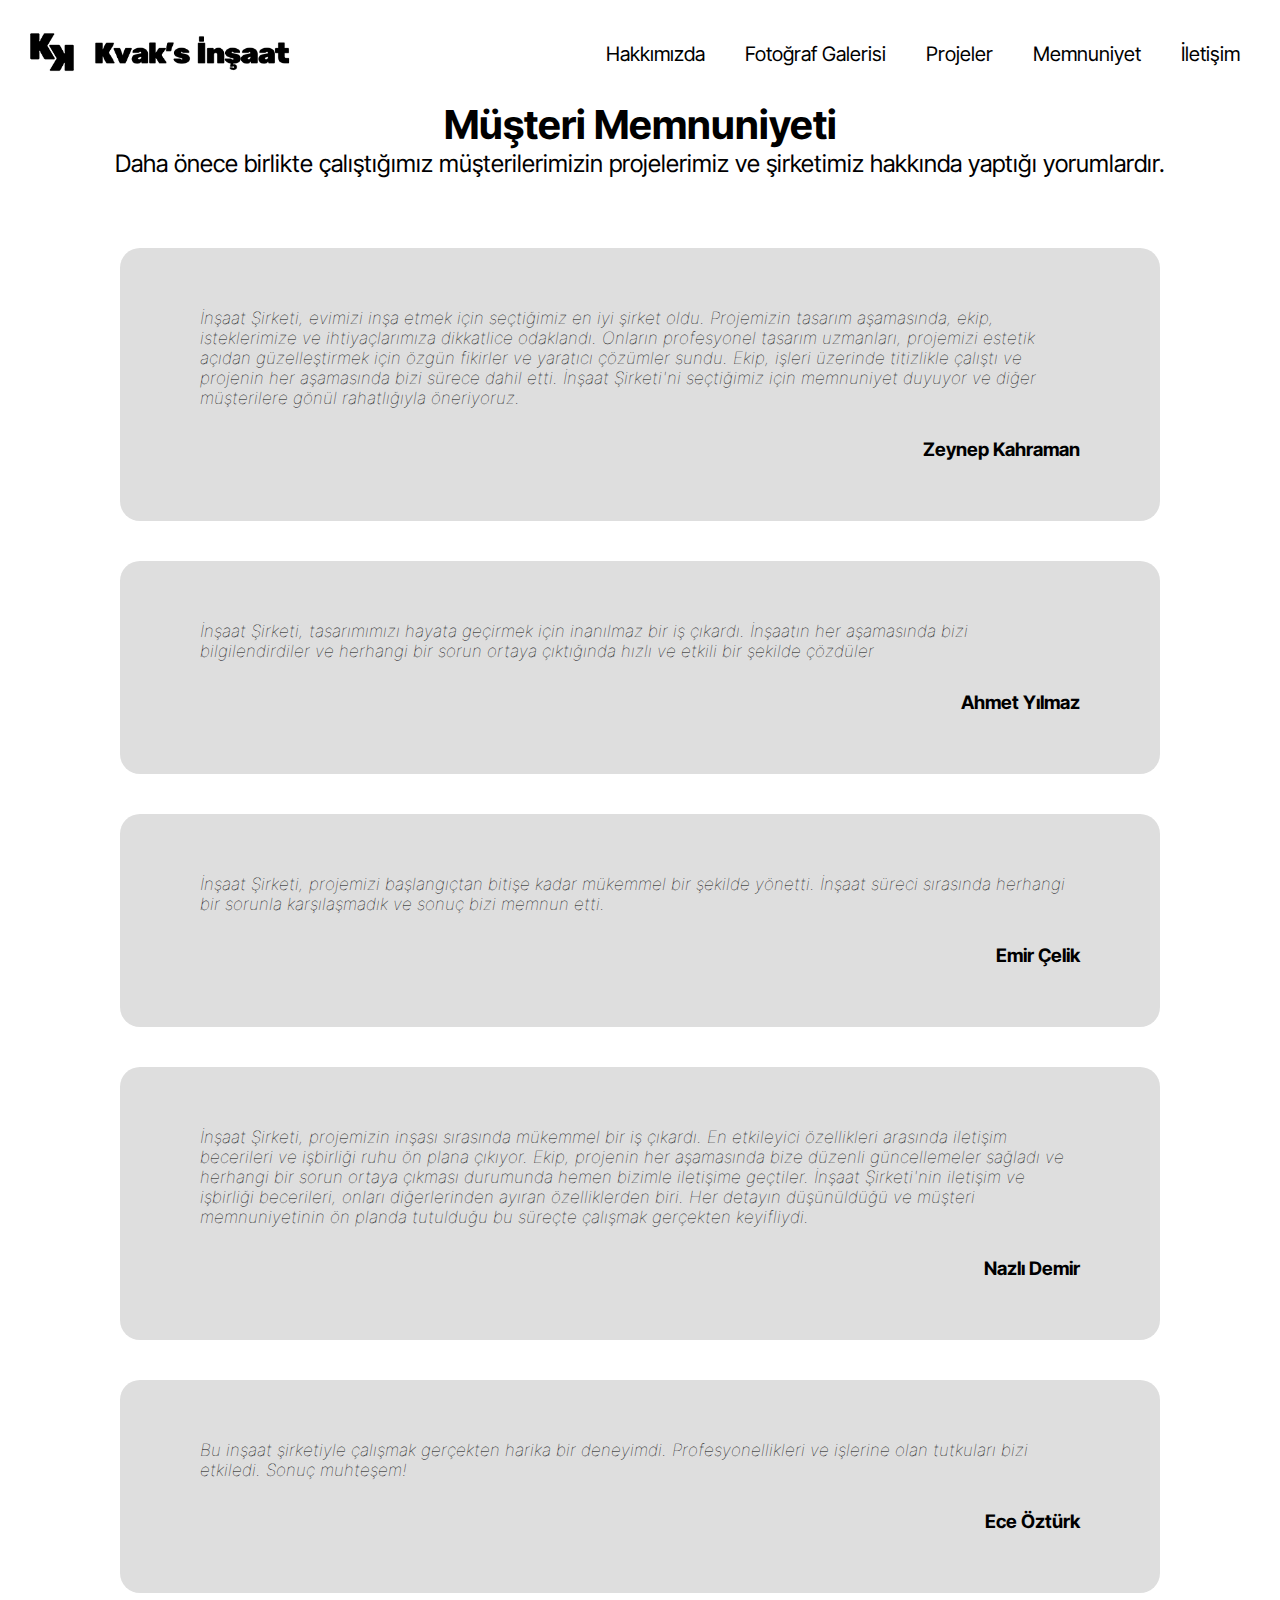
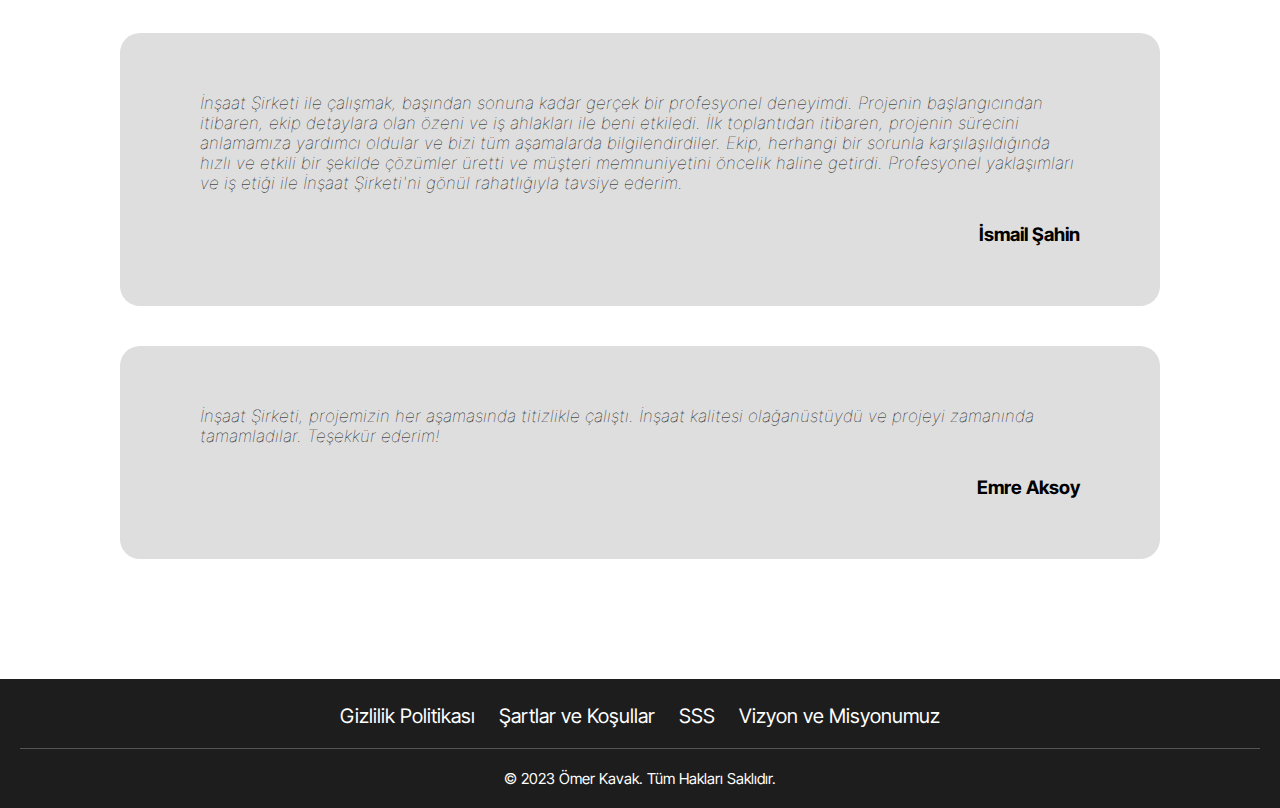
<file: Proje/memnuniyet.html>
<!DOCTYPE html>
<html lang="tr-TR">
  <head>
    <meta charset="UTF-8" />
    <meta name="viewport" content="width=device-width, initial-scale=1.0" />
    <title>Kvak's İnşaat  | Müşteri Memnuniyeti</title>
    <link rel="stylesheet" href="style.css" />
    <link rel="icon" type="image/x-icon" href="img/favicon.png">
  </head>

  <body>
    <!-- Menü Bölümü Başlangıç -->
    <header>
      <a href="index.html"><img src="img/logo1.png" width="" height="64"></a>
      <div class="toggle" onclick="toggleMenu();">
        <ul class="menu">
          <li><a href="hakkimizda.html">Hakkımızda</a></li>
          <li><a href="foto_galeri.html">Fotoğraf Galerisi</a></li>
          <li><a href="projeler.html">Projeler</a></li>
          <li><a href="memnuniyet.html">Memnuniyet</a></li>
          <li><a href="iletisim.html">İletişim</a></li>
        </ul>
      </div>
    </header>
    <!-- Menü Bölümü Bitiş -->

    <section class="yorum">
      <div class="heading">
        <h2>Müşteri Memnuniyeti</h2>
        <p>Daha önece birlikte çalıştığımız müşterilerimizin projelerimiz ve şirketimiz hakkında yaptığı yorumlardır.</p>
      </div>
      <div class="content">
        <div class="yorumBox">
          <p>İnşaat Şirketi, evimizi inşa etmek için seçtiğimiz en iyi şirket oldu. Projemizin tasarım aşamasında, ekip, isteklerimize ve ihtiyaçlarımıza dikkatlice odaklandı. Onların profesyonel tasarım uzmanları, projemizi estetik açıdan güzelleştirmek için özgün fikirler ve yaratıcı çözümler sundu. Ekip, işleri üzerinde titizlikle çalıştı ve projenin her aşamasında bizi sürece dahil etti. İnşaat Şirketi'ni seçtiğimiz için memnuniyet duyuyor ve diğer müşterilere gönül rahatlığıyla öneriyoruz.</p>
          <h3>Zeynep Kahraman</h3>
        </div>
        <div class="yorumBox">
          <p>İnşaat Şirketi, tasarımımızı hayata geçirmek için inanılmaz bir iş çıkardı. İnşaatın her aşamasında bizi bilgilendirdiler ve herhangi bir sorun ortaya çıktığında hızlı ve etkili bir şekilde çözdüler</p>
          <h3>Ahmet Yılmaz</h3>
        </div>
        <div class="yorumBox">
          <p>İnşaat Şirketi, projemizi başlangıçtan bitişe kadar mükemmel bir şekilde yönetti. İnşaat süreci sırasında herhangi bir sorunla karşılaşmadık ve sonuç bizi memnun etti.</p>
          <h3>Emir Çelik</h3>
        </div>
        <div class="yorumBox">
          <p>İnşaat Şirketi, projemizin inşası sırasında mükemmel bir iş çıkardı. En etkileyici özellikleri arasında iletişim becerileri ve işbirliği ruhu ön plana çıkıyor. Ekip, projenin her aşamasında bize düzenli güncellemeler sağladı ve herhangi bir sorun ortaya çıkması durumunda hemen bizimle iletişime geçtiler. İnşaat Şirketi'nin iletişim ve işbirliği becerileri, onları diğerlerinden ayıran özelliklerden biri. Her detayın düşünüldüğü ve müşteri memnuniyetinin ön planda tutulduğu bu süreçte çalışmak gerçekten keyifliydi.</p>
          <h3>Nazlı Demir</h3>
        </div>
        <div class="yorumBox">
          <p>Bu inşaat şirketiyle çalışmak gerçekten harika bir deneyimdi. Profesyonellikleri ve işlerine olan tutkuları bizi etkiledi. Sonuç muhteşem!</p>
          <h3>Ece Öztürk</h3>
        </div>
        <div class="yorumBox">
          <p>İnşaat Şirketi ile çalışmak, başından sonuna kadar gerçek bir profesyonel deneyimdi. Projenin başlangıcından itibaren, ekip detaylara olan özeni ve iş ahlakları ile beni etkiledi. İlk toplantıdan itibaren, projenin sürecini anlamamıza yardımcı oldular ve bizi tüm aşamalarda bilgilendirdiler. Ekip, herhangi bir sorunla karşılaşıldığında hızlı ve etkili bir şekilde çözümler üretti ve müşteri memnuniyetini öncelik haline getirdi. Profesyonel yaklaşımları ve iş etiği ile İnşaat Şirketi'ni gönül rahatlığıyla tavsiye ederim.</p>
          <h3>İsmail Şahin</h3>
        </div>
        <div class="yorumBox">
          <p>İnşaat Şirketi, projemizin her aşamasında titizlikle çalıştı. İnşaat kalitesi olağanüstüydü ve projeyi zamanında tamamladılar. Teşekkür ederim!</p>
          <h3>Emre Aksoy</h3>
        </div>
      </div>
    </section>

    <!-- Footer Bölümü Başlangıcı -->

    <div class="footer">
      <div class="footer-content">
        <div class="footer-links">
          <ul>
            <li><a href="gizlilik.html">Gizlilik Politikası</a></li>
            <li><a href="sartlar_ve_kosullar.html">Şartlar ve Koşullar</a></li>
            <li><a href="sss.html">SSS</a></li>
            <li><a href="vizyon_ve_misyonumuz.html">Vizyon ve Misyonumuz</a></li>
          </ul>
        </div>
      </div>
      <div class="footer-line"></div>
      <div class="copyright">&copy; 2023 Ömer Kavak. Tüm Hakları Saklıdır.</div>
    </div>

    <!-- Footer Bölümü Bitişi -->

    <script>
      function toggleMenu(){
        var menuToggle = document.querySelector('.toggle');
        var menu = document.querySelector('.menu');
        menuToggle.classList.toggle('active');
        menu.classList.toggle('active');
      }
    </script>

  </body>
</html>
</file>
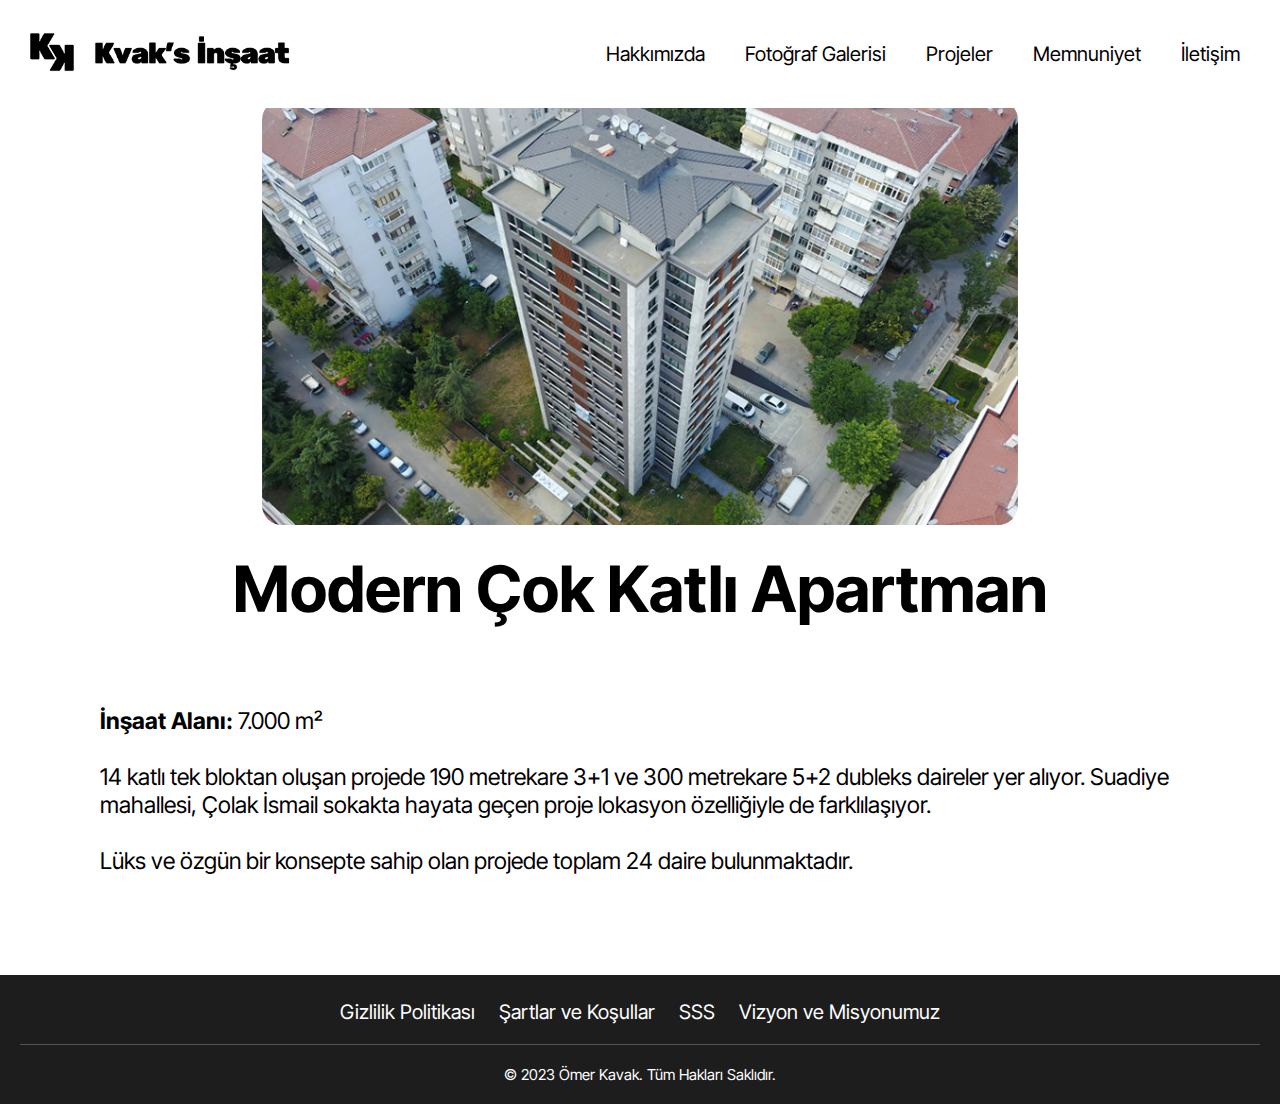
<file: Proje/modern-cok-katli-apartman.html>
<!DOCTYPE html>
<html lang="tr-TR">
  <head>
    <meta charset="UTF-8" />
    <meta name="viewport" content="width=device-width, initial-scale=1.0" />
    <title>Kvak's İnşaat  | Modern Çok Katlı Apartman</title>
    <link rel="stylesheet" href="style.css" />
    <link rel="icon" type="image/x-icon" href="img/favicon.png">
  </head>

  <body>
    <!-- Menü Bölümü Başlangıç -->
    <header>
      <a href="index.html"><img src="img/logo1.png" width="" height="64"></a>
      <div class="toggle" onclick="toggleMenu();">
        <ul class="menu">
          <li><a href="hakkimizda.html">Hakkımızda</a></li>
          <li><a href="foto_galeri.html">Fotoğraf Galerisi</a></li>
          <li><a href="projeler.html">Projeler</a></li>
          <li><a href="memnuniyet.html">Memnuniyet</a></li>
          <li><a href="iletisim.html">İletişim</a></li>
        </ul>
      </div>
    </header>
    <!-- Menü Bölümü Bitiş -->
    <section class="hk">
      <img
        src="img/proje2.png"
        alt="Modern Çok Katlı Apartman"
        id="hk_bg"
        style="display: block; margin: auto"
      />
      <h2>Modern Çok Katlı Apartman</h2>
      <p>
        <b>İnşaat Alanı:</b> 7.000 m² <br> <br>
14 katlı tek bloktan oluşan projede 190 metrekare 3+1 ve 300 metrekare 5+2 dubleks daireler yer alıyor. Suadiye mahallesi, Çolak İsmail sokakta hayata geçen proje lokasyon özelliğiyle de farklılaşıyor. <br><br>

Lüks ve özgün bir konsepte sahip olan projede toplam 24 daire bulunmaktadır.
      </p>
    </section>

    <!-- Footer Bölümü Başlangıcı -->

    <div class="footer">
      <div class="footer-content">
        <div class="footer-links">
          <ul>
            <li><a href="gizlilik.html">Gizlilik Politikası</a></li>
            <li><a href="sartlar_ve_kosullar.html">Şartlar ve Koşullar</a></li>
            <li><a href="sss.html">SSS</a></li>
            <li><a href="vizyon_ve_misyonumuz.html">Vizyon ve Misyonumuz</a></li>
          </ul>
        </div>
      </div>
      <div class="footer-line"></div>
      <div class="copyright">&copy; 2023 Ömer Kavak. Tüm Hakları Saklıdır.</div>
    </div>

    <!-- Footer Bölümü Bitişi -->

    <script>
      function toggleMenu(){
        var menuToggle = document.querySelector('.toggle');
        var menu = document.querySelector('.menu');
        menuToggle.classList.toggle('active');
        menu.classList.toggle('active');
      }
    </script>

  </body>
</html>
</file>
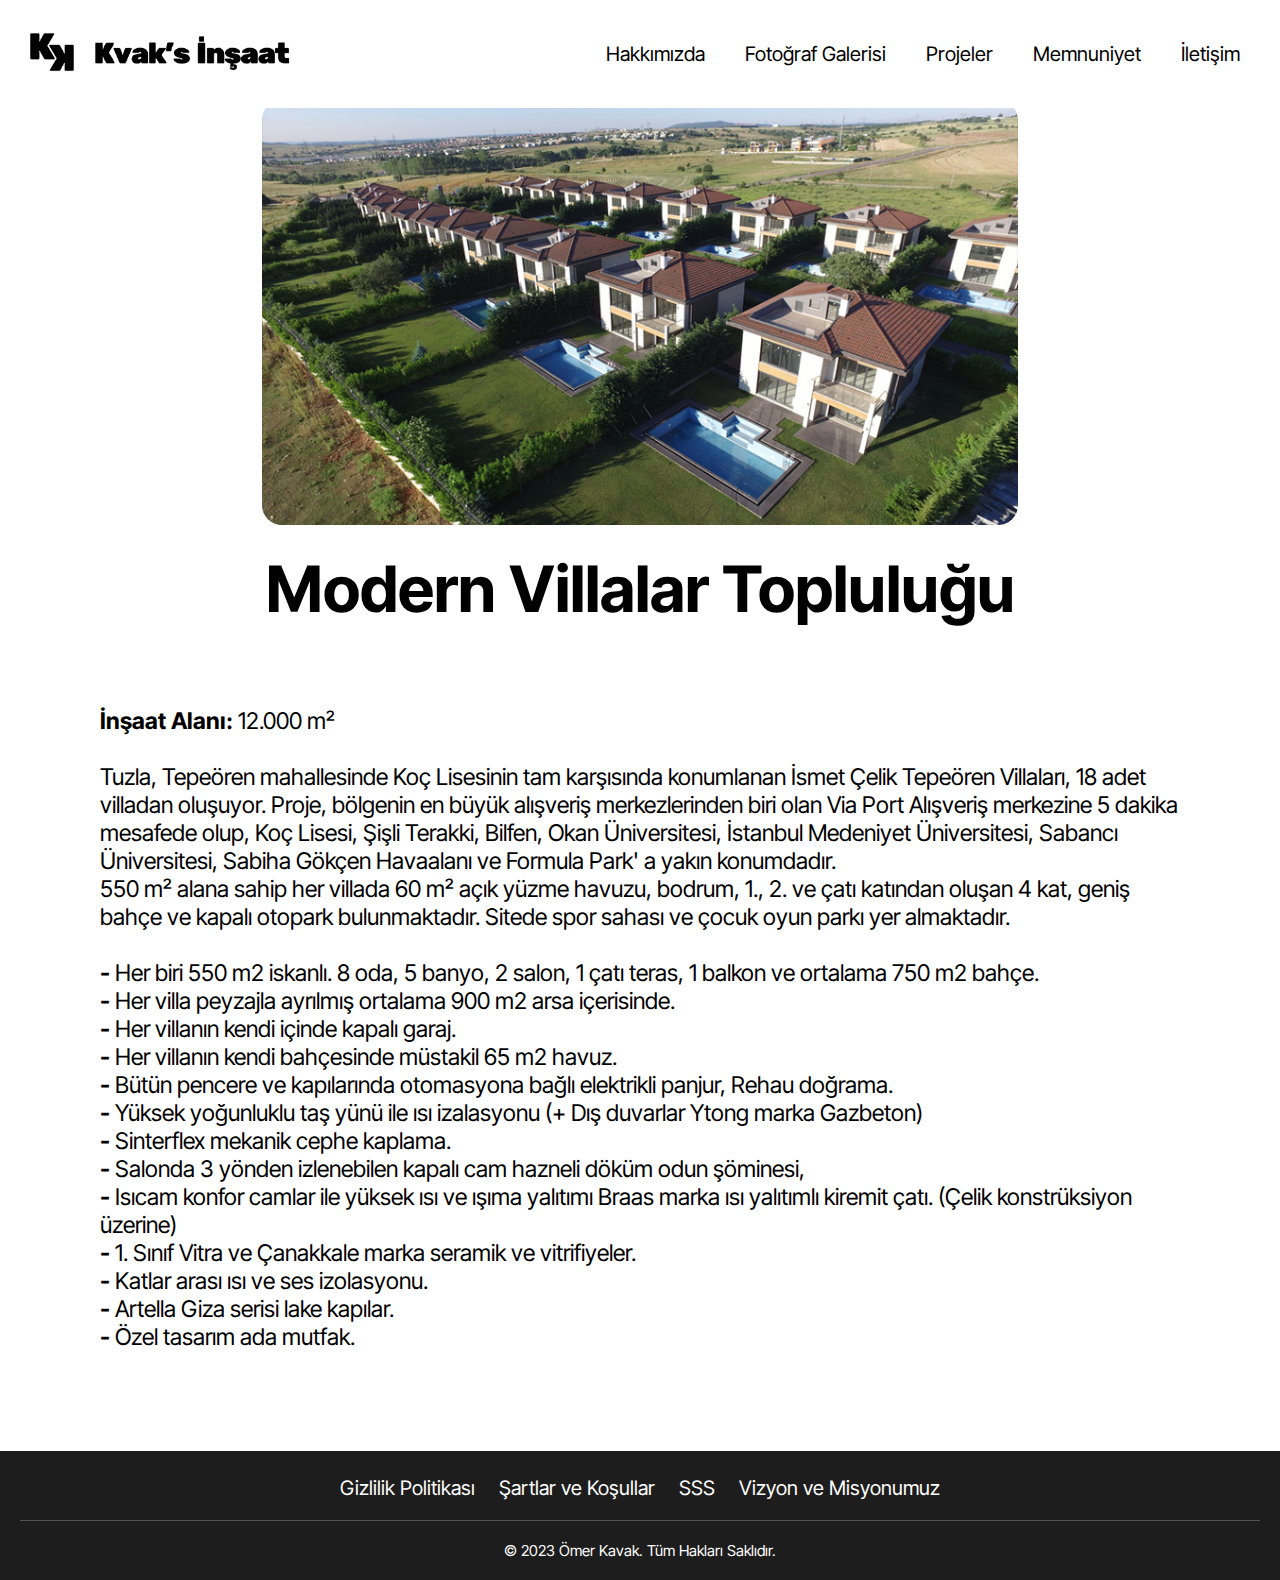
<file: Proje/modern-villalar-toplulugu.html>
<!DOCTYPE html>
<html lang="tr-TR">
  <head>
    <meta charset="UTF-8" />
    <meta name="viewport" content="width=device-width, initial-scale=1.0" />
    <title>Kvak's İnşaat  | Modern Villalar Topluluğu</title>
    <link rel="stylesheet" href="style.css" />
    <link rel="icon" type="image/x-icon" href="img/favicon.png">
  </head>

  <body>
    <!-- Menü Bölümü Başlangıç -->
    <header>
      <a href="index.html"><img src="img/logo1.png" width="" height="64"></a>
      <div class="toggle" onclick="toggleMenu();">
        <ul class="menu">
          <li><a href="hakkimizda.html">Hakkımızda</a></li>
          <li><a href="foto_galeri.html">Fotoğraf Galerisi</a></li>
          <li><a href="projeler.html">Projeler</a></li>
          <li><a href="memnuniyet.html">Memnuniyet</a></li>
          <li><a href="iletisim.html">İletişim</a></li>
        </ul>
      </div>
    </header>
    <!-- Menü Bölümü Bitiş -->
    <section class="hk">
      <img
        src="img/proje1.png"
        alt="Modern Villalar Topluluğu"
        id="hk_bg"
        style="display: block; margin: auto"
      />
      <h2>Modern Villalar Topluluğu</h2>
      <p>
        <b>İnşaat Alanı:</b> 12.000 m²<br><br>
Tuzla, Tepeören mahallesinde Koç Lisesinin tam karşısında konumlanan İsmet Çelik Tepeören Villaları, 18 adet villadan oluşuyor. Proje, bölgenin en büyük alışveriş merkezlerinden biri olan Via Port Alışveriş merkezine 5 dakika mesafede olup, Koç Lisesi, Şişli Terakki, Bilfen, Okan Üniversitesi, İstanbul Medeniyet Üniversitesi, Sabancı Üniversitesi, Sabiha Gökçen Havaalanı ve Formula Park' a yakın konumdadır. <br>
550 m² alana sahip her villada 60 m² açık yüzme havuzu, bodrum, 1., 2. ve çatı katından oluşan 4 kat, geniş bahçe ve kapalı otopark bulunmaktadır. Sitede spor sahası ve çocuk oyun parkı yer almaktadır. <br><br>

<b>-</b> Her biri 550 m2 iskanlı. 8 oda, 5 banyo, 2 salon, 1 çatı teras, 1 balkon ve ortalama 750 m2 bahçe. <br>
<b>-</b> Her villa peyzajla ayrılmış ortalama 900 m2 arsa içerisinde. <br>
<b>-</b> Her villanın kendi içinde kapalı garaj. <br>
<b>-</b> Her villanın kendi bahçesinde müstakil 65 m2 havuz. <br>
<b>-</b> Bütün pencere ve kapılarında otomasyona bağlı elektrikli panjur, Rehau doğrama. <br>
<b>-</b> Yüksek yoğunluklu taş yünü ile ısı izalasyonu (+ Dış duvarlar Ytong marka Gazbeton) <br>
<b>-</b> Sinterflex mekanik cephe kaplama. <br>
<b>-</b> Salonda 3 yönden izlenebilen kapalı cam hazneli döküm odun şöminesi, <br>
<b>-</b> Isıcam konfor camlar ile yüksek ısı ve ışıma yalıtımı Braas marka ısı yalıtımlı kiremit çatı. (Çelik konstrüksiyon üzerine) <br>
<b>-</b> 1. Sınıf Vitra ve Çanakkale marka seramik ve vitrifiyeler. <br>
<b>-</b> Katlar arası ısı ve ses izolasyonu. <br>
<b>-</b> Artella Giza serisi lake kapılar. <br>
<b>-</b> Özel tasarım ada mutfak. <br>
      </p>
    </section>

    <!-- Footer Bölümü Başlangıcı -->

    <div class="footer">
      <div class="footer-content">
        <div class="footer-links">
          <ul>
            <li><a href="gizlilik.html">Gizlilik Politikası</a></li>
            <li><a href="sartlar_ve_kosullar.html">Şartlar ve Koşullar</a></li>
            <li><a href="sss.html">SSS</a></li>
            <li><a href="vizyon_ve_misyonumuz.html">Vizyon ve Misyonumuz</a></li>
          </ul>
        </div>
      </div>
      <div class="footer-line"></div>
      <div class="copyright">&copy; 2023 Ömer Kavak. Tüm Hakları Saklıdır.</div>
    </div>

    <!-- Footer Bölümü Bitişi -->

    <script>
      function toggleMenu(){
        var menuToggle = document.querySelector('.toggle');
        var menu = document.querySelector('.menu');
        menuToggle.classList.toggle('active');
        menu.classList.toggle('active');
      }
    </script>

  </body>
</html>
</file>
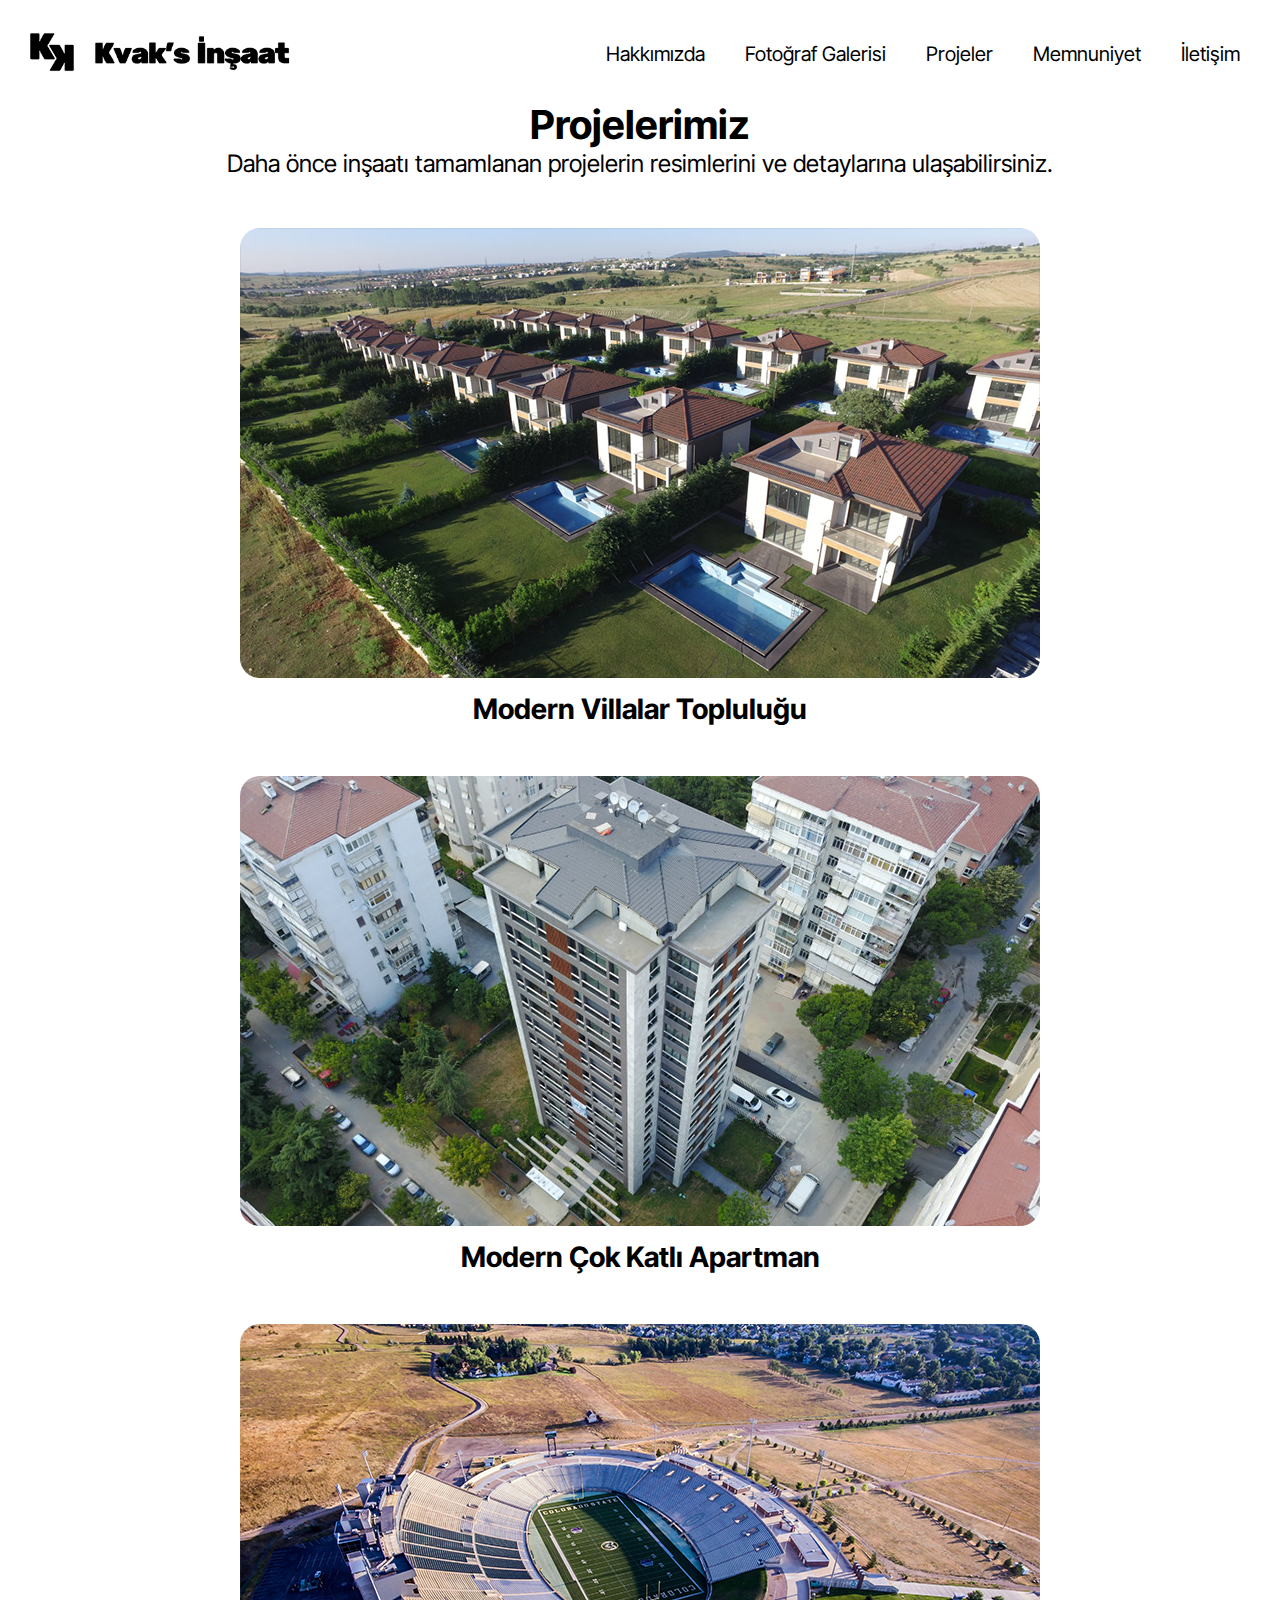
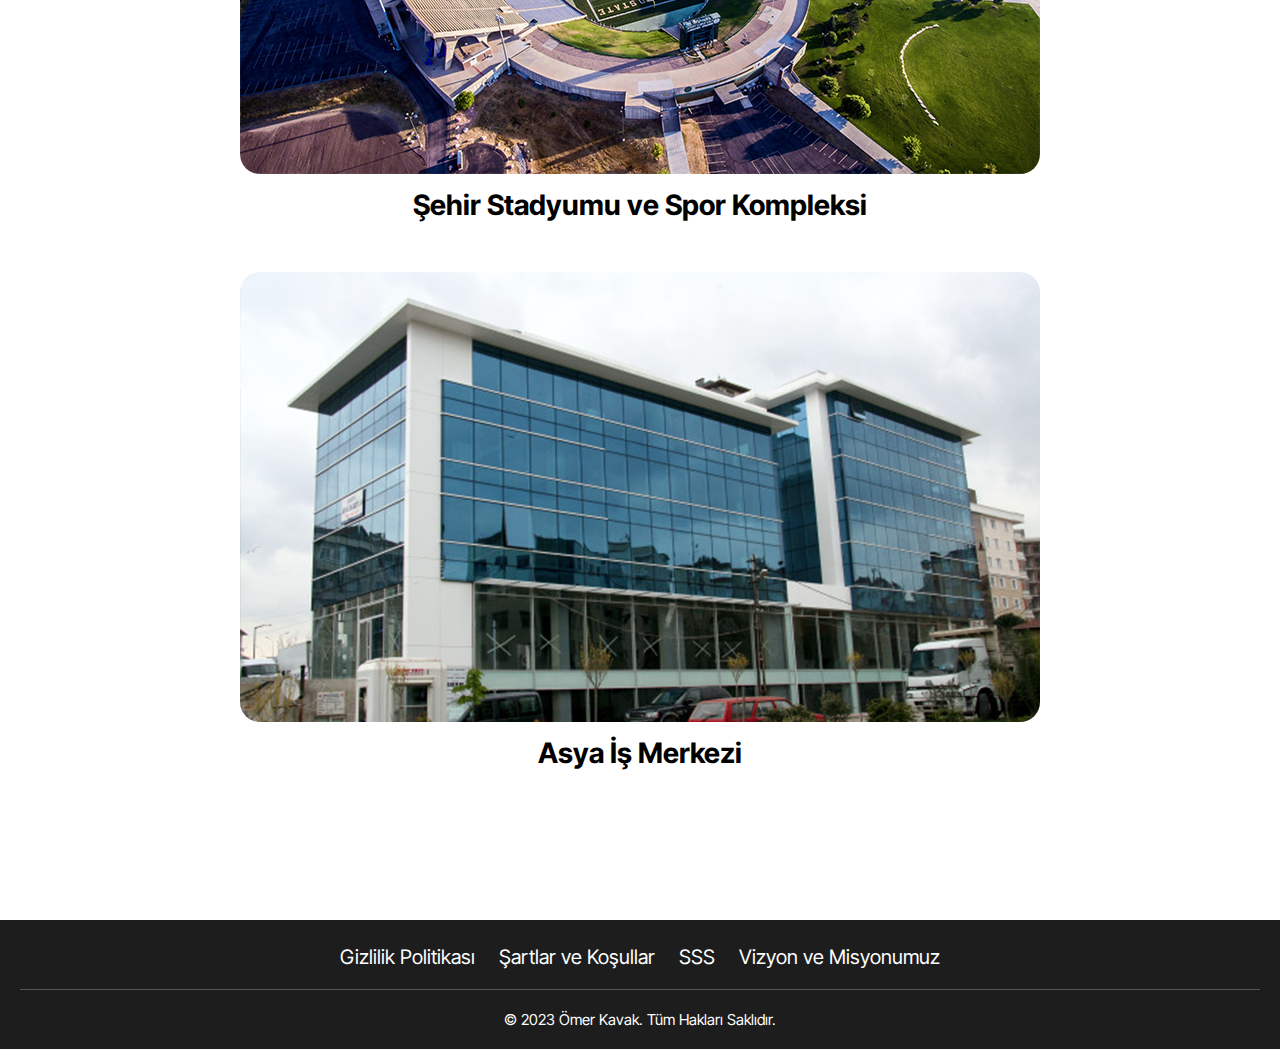
<file: Proje/projeler.html>
<!DOCTYPE html>
<html lang="tr-TR">
  <head>
    <meta charset="UTF-8" />
    <meta name="viewport" content="width=device-width, initial-scale=1.0" />
    <title>Kvak's İnşaat  | Projelerimiz</title>
    <link rel="stylesheet" href="style.css" />
    <link rel="icon" type="image/x-icon" href="img/favicon.png">
  </head>

  <body>
    <!-- Menü Bölümü Başlangıç -->
    <header>
      <a href="index.html"><img src="img/logo1.png" width="" height="64"></a>
      <div class="toggle" onclick="toggleMenu();">
        <ul class="menu">
          <li><a href="hakkimizda.html">Hakkımızda</a></li>
          <li><a href="foto_galeri.html">Fotoğraf Galerisi</a></li>
          <li><a href="projeler.html">Projeler</a></li>
          <li><a href="memnuniyet.html">Memnuniyet</a></li>
          <li><a href="iletisim.html">İletişim</a></li>
        </ul>
      </div>
    </header>
    <!-- Menü Bölümü Bitiş -->
    
    <section class="prj">
      <div class="heading">
        <h2>Projelerimiz</h2>
        <p>Daha önce inşaatı tamamlanan projelerin resimlerini ve detaylarına ulaşabilirsiniz.</p>
      </div>
      <div class="proje">
        <div class="projefoto">
          <a href="modern-villalar-toplulugu.html"><img src="img/proje1.png" alt="Modern Villalar Topluluğu" /></a>
        </div>
        <div class="projeisim">
         <a href="modern-villalar-toplulugu.html"> <h3>Modern Villalar Topluluğu</h3></a>
        </div>
      </div>
      <div class="proje">
        <div class="projefoto">
          <a href="modern-cok-katli-apartman.html"><img src="img/proje2.png" alt="Modern Çok Katlı Apartman" /></a>
        </div>
        <div class="projeisim">
         <a href="modern-cok-katli-apartman.html"> <h3>Modern Çok Katlı Apartman</h3></a>
        </div>
      </div>
      <div class="proje">
        <div class="projefoto">
          <a href="sehir-stadyumu.html"><img src="img/proje4.png" alt="Şehir Stadyumu ve Spor Kompleksi" /></a>
        </div>
        <div class="projeisim">
         <a href="sehir-stadyumu.html"> <h3>Şehir Stadyumu ve Spor Kompleksi</h3></a>
        </div>
      </div>
      <div class="proje">
        <div class="projefoto">
          <a href="asya-is-merkezi.html"><img src="img/proje3.png" alt="Asya İş Merkezi" /></a>
        </div>
        <div class="projeisim">
         <a href="asya-is-merkezi.html"> <h3>Asya İş Merkezi</h3></a>
        </div>
      </div>
      

    </section>

    <!-- Footer Bölümü Başlangıcı -->

    <div class="footer">
      <div class="footer-content">
        <div class="footer-links">
          <ul>
            <li><a href="gizlilik.html">Gizlilik Politikası</a></li>
            <li><a href="sartlar_ve_kosullar.html">Şartlar ve Koşullar</a></li>
            <li><a href="sss.html">SSS</a></li>
            <li><a href="vizyon_ve_misyonumuz.html">Vizyon ve Misyonumuz</a></li>
          </ul>
        </div>
      </div>
      <div class="footer-line"></div>
      <div class="copyright">&copy; 2023 Ömer Kavak. Tüm Hakları Saklıdır.</div>
    </div>

    <!-- Footer Bölümü Bitişi -->

    <script>
      function toggleMenu(){
        var menuToggle = document.querySelector('.toggle');
        var menu = document.querySelector('.menu');
        menuToggle.classList.toggle('active');
        menu.classList.toggle('active');
      }
    </script>

  </body>
</html>
</file>
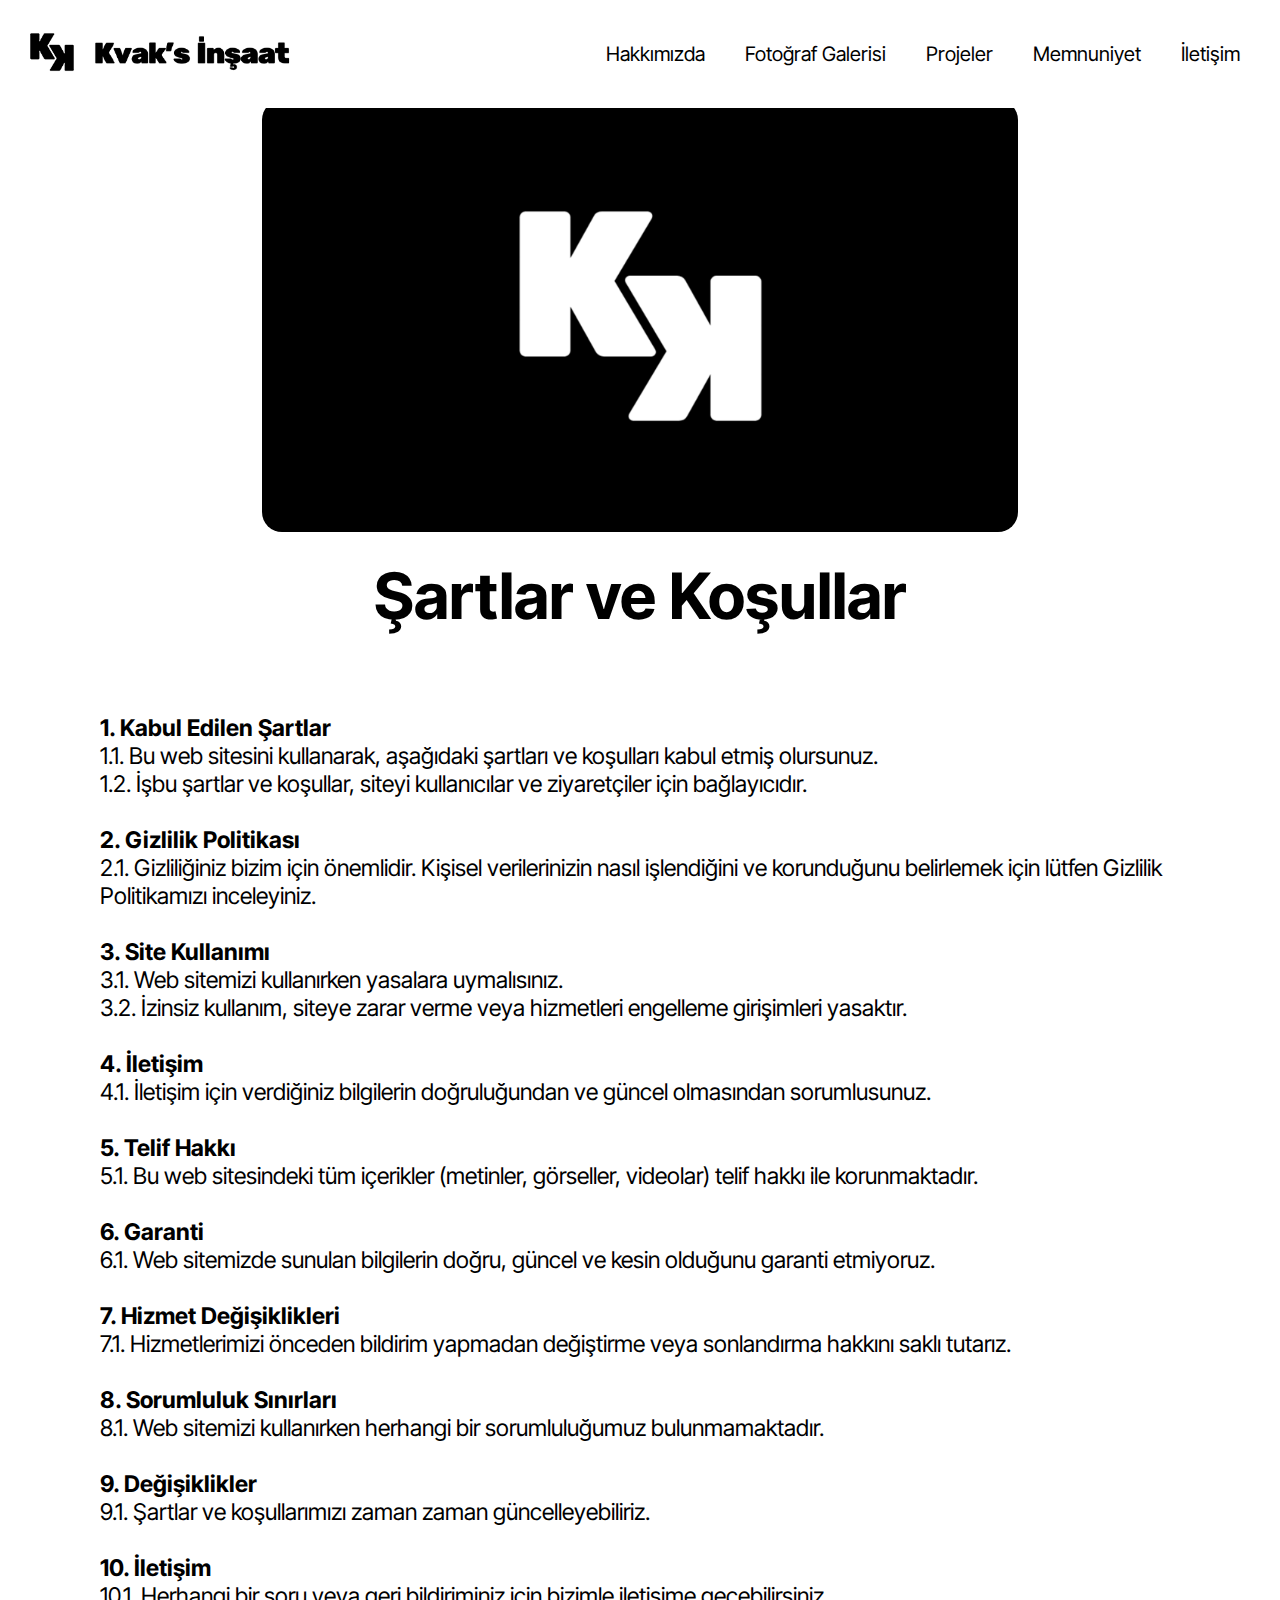
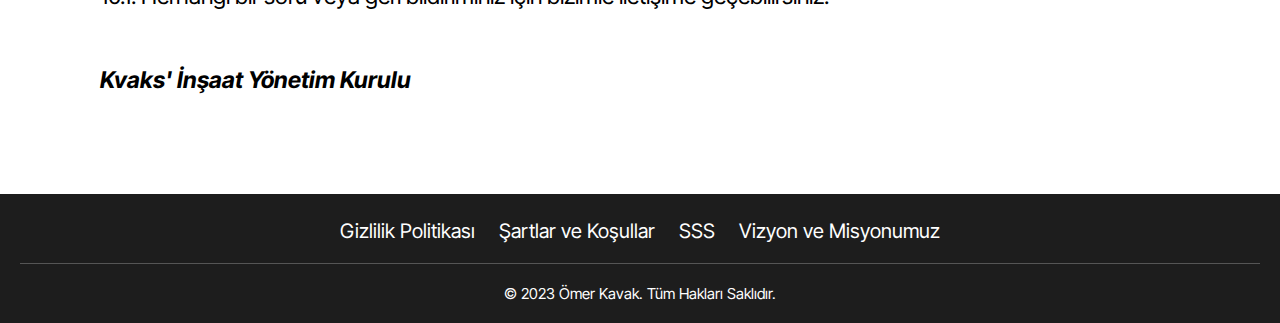
<file: Proje/sartlar_ve_kosullar.html>
<!DOCTYPE html>
<html lang="tr-TR">
  <head>
    <meta charset="UTF-8" />
    <meta name="viewport" content="width=device-width, initial-scale=1.0" />
    <title>Kvak's İnşaat | Şartlar ve Koşullar</title>
    <link rel="stylesheet" href="style.css" />
    <link rel="icon" type="image/x-icon" href="img/favicon.png" />
  </head>

  <body>
    <!-- Menü Bölümü Başlangıç -->
    <header>
      <a href="index.html"><img src="img/logo1.png" width="" height="64"></a>
      <div class="toggle" onclick="toggleMenu();">
        <ul class="menu">
          <li><a href="hakkimizda.html">Hakkımızda</a></li>
          <li><a href="foto_galeri.html">Fotoğraf Galerisi</a></li>
          <li><a href="projeler.html">Projeler</a></li>
          <li><a href="memnuniyet.html">Memnuniyet</a></li>
          <li><a href="iletisim.html">İletişim</a></li>
        </ul>
      </div>
    </header>
    <!-- Menü Bölümü Bitiş -->

    <section class="hk">
      <img
        src="img/kk_bg.png"
        alt="Hakkımızda"
        id="hk_bg"
        style="display: block; margin: auto"
      />
      <h2>Şartlar ve Koşullar</h2>
      <p>
        <b>1. Kabul Edilen Şartlar</b><br> 1.1. Bu web sitesini kullanarak, aşağıdaki
        şartları ve koşulları kabul etmiş olursunuz. <br> 1.2. İşbu şartlar ve
        koşullar, siteyi kullanıcılar ve ziyaretçiler için bağlayıcıdır. <br><br> <b>2.
        Gizlilik Politikası</b><br> 2.1. Gizliliğiniz bizim için önemlidir. Kişisel
        verilerinizin nasıl işlendiğini ve korunduğunu belirlemek için lütfen
        Gizlilik Politikamızı inceleyiniz. <br><br> <b>3. Site Kullanımı</b><br> 3.1. Web sitemizi
        kullanırken yasalara uymalısınız. <br>3.2. İzinsiz kullanım, siteye zarar
        verme veya hizmetleri engelleme girişimleri yasaktır. <br><br> <b>4. İletişim</b><br> 4.1.
        İletişim için verdiğiniz bilgilerin doğruluğundan ve güncel olmasından
        sorumlusunuz. <br><br> <b>5. Telif Hakkı</b><br> 5.1. Bu web sitesindeki tüm içerikler
        (metinler, görseller, videolar) telif hakkı ile korunmaktadır. <br><br> <b>6.
        Garanti</b> <br> 6.1. Web sitemizde sunulan bilgilerin doğru, güncel ve kesin
        olduğunu garanti etmiyoruz. <br><br> <b>7. Hizmet Değişiklikleri</b><br> 7.1. Hizmetlerimizi
        önceden bildirim yapmadan değiştirme veya sonlandırma hakkını saklı
        tutarız. <br><br> <b>8. Sorumluluk Sınırları</b><br> 8.1. Web sitemizi kullanırken herhangi
        bir sorumluluğumuz bulunmamaktadır. <br><br> <b>9. Değişiklikler</b><br> 9.1. Şartlar ve
        koşullarımızı zaman zaman güncelleyebiliriz. <br><br> <b>10. İletişim</b> <br>10.1. Herhangi
        bir soru veya geri bildiriminiz için bizimle iletişime geçebilirsiniz. <br><br><br>
        <i><b>Kvaks' İnşaat Yönetim Kurulu</b></i>
      </p>
    </section>

    <!-- Footer Bölümü Başlangıcı -->

    <div class="footer">
      <div class="footer-content">
        <div class="footer-links">
          <ul>
            <li><a href="gizlilik.html">Gizlilik Politikası</a></li>
            <li><a href="sartlar_ve_kosullar.html">Şartlar ve Koşullar</a></li>
            <li><a href="sss.html">SSS</a></li>
            <li><a href="vizyon_ve_misyonumuz.html">Vizyon ve Misyonumuz</a></li>
          </ul>
        </div>
      </div>
      <div class="footer-line"></div>
      <div class="copyright">&copy; 2023 Ömer Kavak. Tüm Hakları Saklıdır.</div>
    </div>

    <!-- Footer Bölümü Bitişi -->

    <script>
      function toggleMenu(){
        var menuToggle = document.querySelector('.toggle');
        var menu = document.querySelector('.menu');
        menuToggle.classList.toggle('active');
        menu.classList.toggle('active');
      }
    </script>

  </body>
</html>
</file>
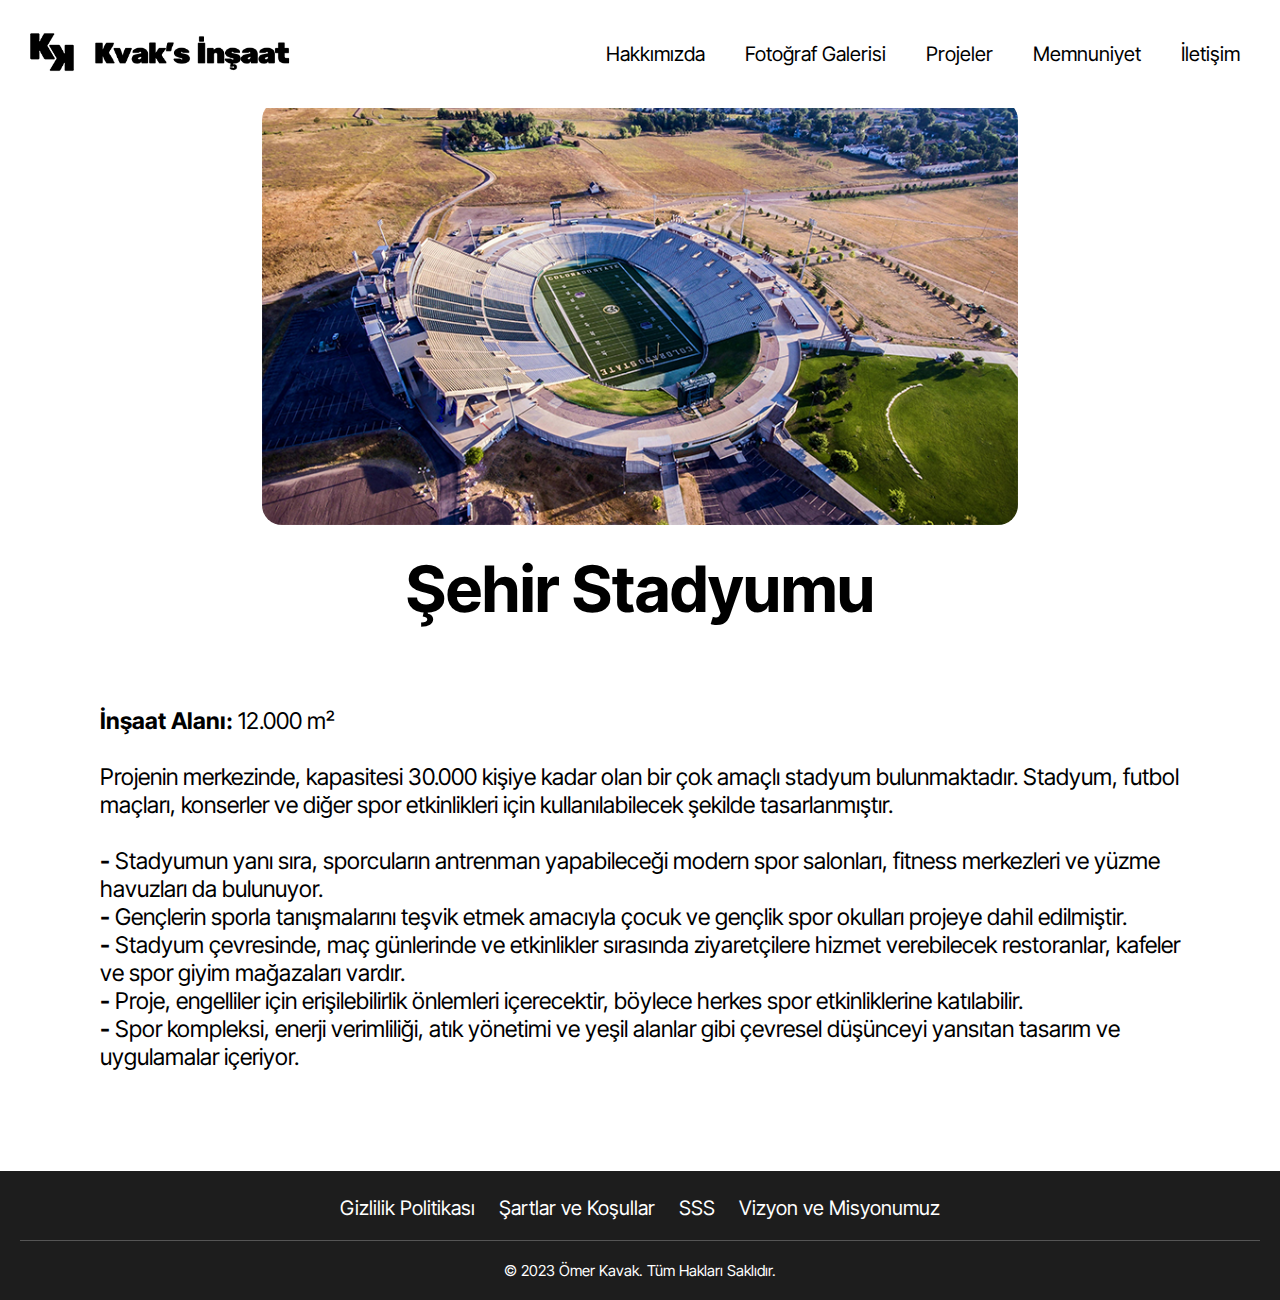
<file: Proje/sehir-stadyumu.html>
<!DOCTYPE html>
<html lang="tr-TR">
  <head>
    <meta charset="UTF-8" />
    <meta name="viewport" content="width=device-width, initial-scale=1.0" />
    <title>Kvak's İnşaat | Şehir Stadyumu</title>
    <link rel="stylesheet" href="style.css" />
    <link rel="icon" type="image/x-icon" href="img/favicon.png" />
  </head>

  <body>
    <!-- Menü Bölümü Başlangıç -->
    <header>
      <a href="index.html"><img src="img/logo1.png" width="" height="64"></a>
      <div class="toggle" onclick="toggleMenu();">
        <ul class="menu">
          <li><a href="hakkimizda.html">Hakkımızda</a></li>
          <li><a href="foto_galeri.html">Fotoğraf Galerisi</a></li>
          <li><a href="projeler.html">Projeler</a></li>
          <li><a href="memnuniyet.html">Memnuniyet</a></li>
          <li><a href="iletisim.html">İletişim</a></li>
        </ul>
      </div>
    </header>
    <!-- Menü Bölümü Bitiş -->
    <section class="hk">
      <img
        src="img/proje4.png"
        alt="Şehir Stadyumu"
        id="hk_bg"
        style="display: block; margin: auto"
      />
      <h2>Şehir Stadyumu</h2>
      <p>
        <b>İnşaat Alanı:</b> 12.000 m² <br /><br />

        Projenin merkezinde, kapasitesi 30.000 kişiye kadar olan bir çok amaçlı
        stadyum bulunmaktadır. Stadyum, futbol maçları, konserler ve diğer spor
        etkinlikleri için kullanılabilecek şekilde tasarlanmıştır. <br /><br />

        <b>-</b> Stadyumun yanı sıra, sporcuların antrenman yapabileceği modern
        spor salonları, fitness merkezleri ve yüzme havuzları da bulunuyor.
        <br />

        <b>-</b> Gençlerin sporla tanışmalarını teşvik etmek amacıyla çocuk ve
        gençlik spor okulları projeye dahil edilmiştir. <br />

        <b>-</b> Stadyum çevresinde, maç günlerinde ve etkinlikler sırasında
        ziyaretçilere hizmet verebilecek restoranlar, kafeler ve spor giyim
        mağazaları vardır. <br />

        <b>-</b> Proje, engelliler için erişilebilirlik önlemleri içerecektir,
        böylece herkes spor etkinliklerine katılabilir. <br />

        <b>-</b> Spor kompleksi, enerji verimliliği, atık yönetimi ve yeşil
        alanlar gibi çevresel düşünceyi yansıtan tasarım ve uygulamalar
        içeriyor. <br />
      </p>
    </section>

    <!-- Footer Bölümü Başlangıcı -->

    <div class="footer">
      <div class="footer-content">
        <div class="footer-links">
          <ul>
            <li><a href="gizlilik.html">Gizlilik Politikası</a></li>
            <li><a href="sartlar_ve_kosullar.html">Şartlar ve Koşullar</a></li>
            <li><a href="sss.html">SSS</a></li>
            <li>
              <a href="vizyon_ve_misyonumuz.html">Vizyon ve Misyonumuz</a>
            </li>
          </ul>
        </div>
      </div>
      <div class="footer-line"></div>
      <div class="copyright">&copy; 2023 Ömer Kavak. Tüm Hakları Saklıdır.</div>
    </div>

    <!-- Footer Bölümü Bitişi -->

    <script>
      function toggleMenu() {
        var menuToggle = document.querySelector(".toggle");
        var menu = document.querySelector(".menu");
        menuToggle.classList.toggle("active");
        menu.classList.toggle("active");
      }
    </script>
  </body>
</html>
</file>
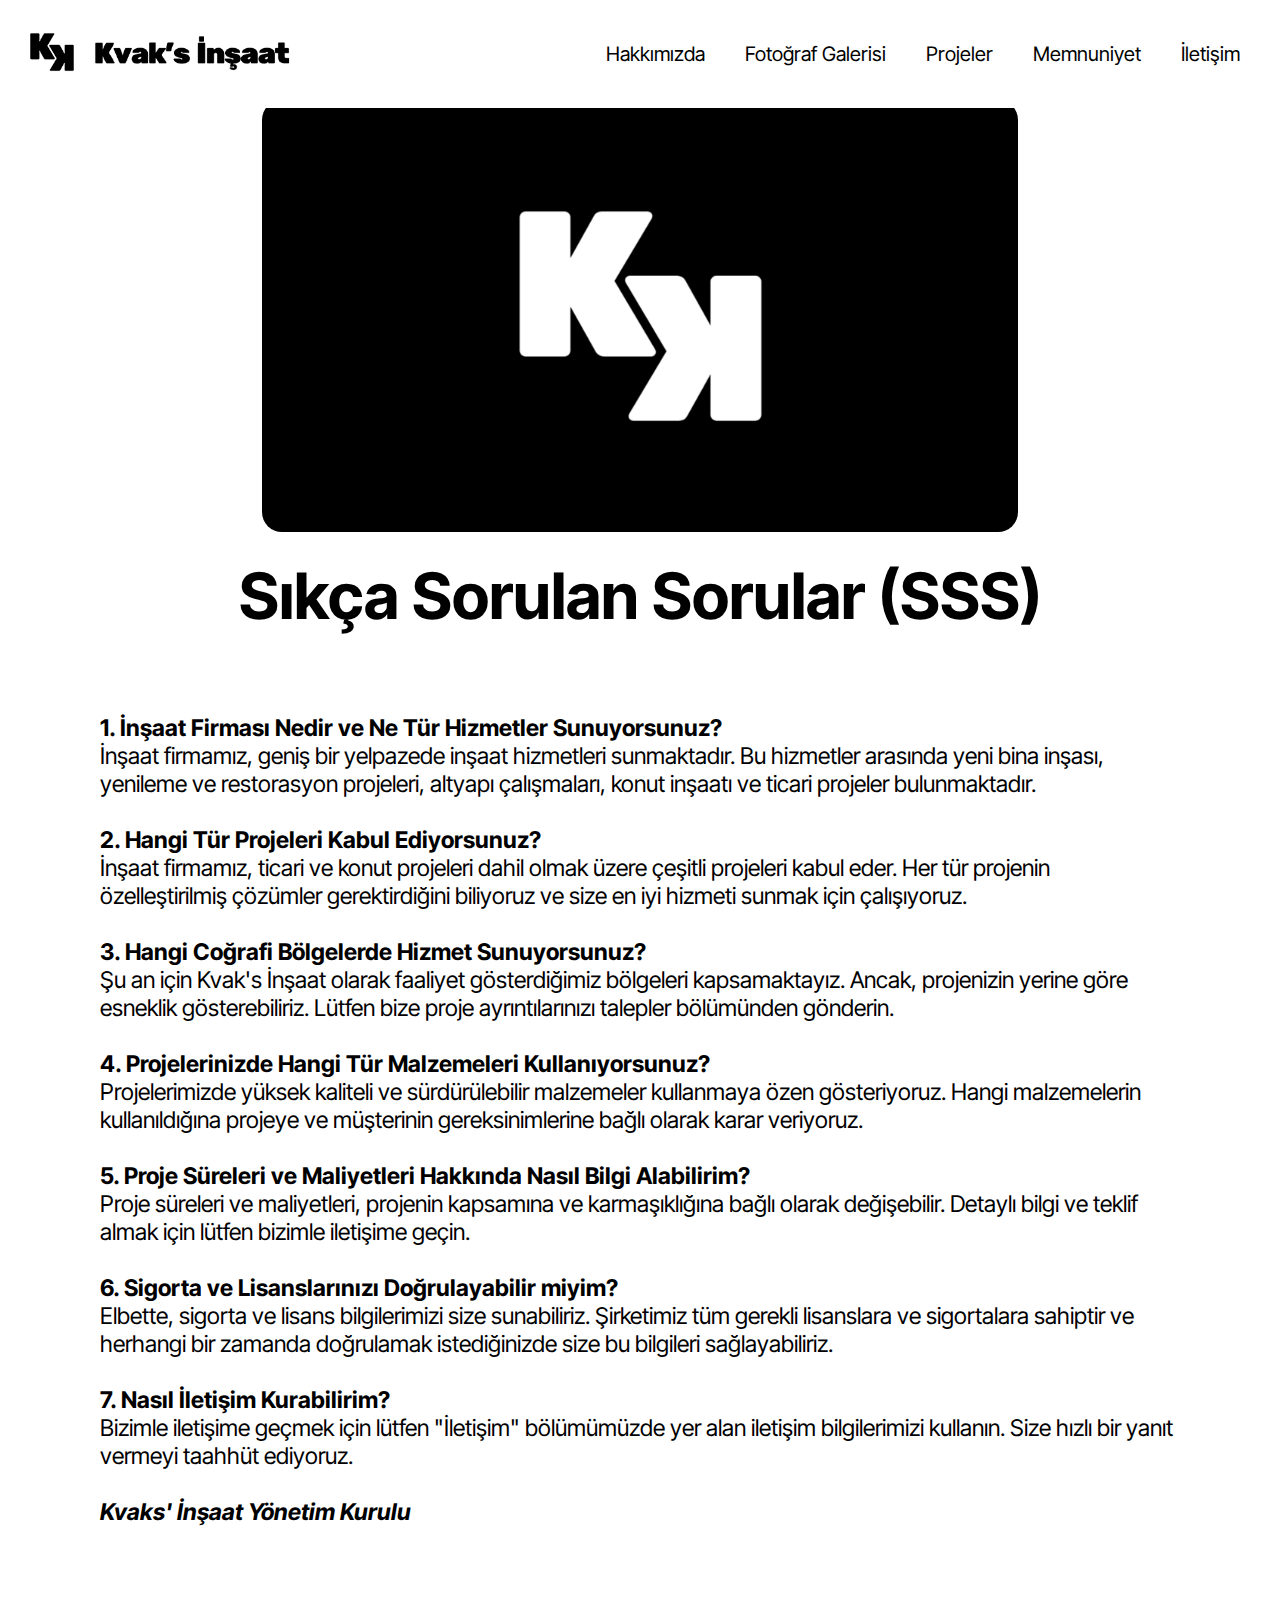
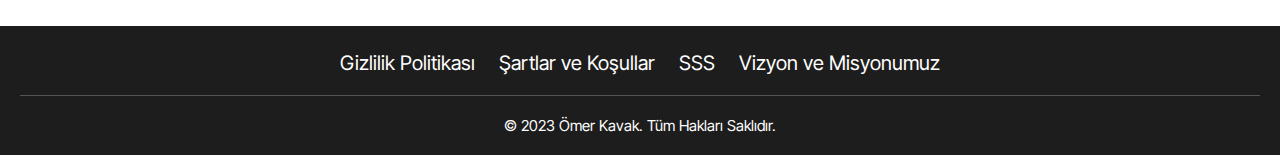
<file: Proje/sss.html>
<!DOCTYPE html>
<html lang="tr-TR">
  <head>
    <meta charset="UTF-8" />
    <meta name="viewport" content="width=device-width, initial-scale=1.0" />
    <title>Kvak's İnşaat  | Hakkımızda</title>
    <link rel="stylesheet" href="style.css" />
    <link rel="icon" type="image/x-icon" href="img/favicon.png">
  </head>

  <body>
    <!-- Menü Bölümü Başlangıç -->
    <header>
      <a href="index.html"><img src="img/logo1.png" width="" height="64"></a>
      <div class="toggle" onclick="toggleMenu();">
        <ul class="menu">
          <li><a href="hakkimizda.html">Hakkımızda</a></li>
          <li><a href="foto_galeri.html">Fotoğraf Galerisi</a></li>
          <li><a href="projeler.html">Projeler</a></li>
          <li><a href="memnuniyet.html">Memnuniyet</a></li>
          <li><a href="iletisim.html">İletişim</a></li>
        </ul>
      </div>
    </header>
    <!-- Menü Bölümü Bitiş -->
    <section class="hk">
      <img
        src="img/kk_bg.png"
        alt="Sıkça Sorulan Sorular"
        id="hk_bg"
        style="display: block; margin: auto"
      />
      <h2>Sıkça Sorulan Sorular (SSS)</h2>
      <p>

        <b>1. İnşaat Firması Nedir ve Ne Tür Hizmetler Sunuyorsunuz?</b><br>
        İnşaat firmamız, geniş bir yelpazede inşaat hizmetleri sunmaktadır. Bu hizmetler arasında yeni bina inşası, yenileme ve restorasyon projeleri, altyapı çalışmaları, konut inşaatı ve ticari projeler bulunmaktadır. <br><br>

        <b>2. Hangi Tür Projeleri Kabul Ediyorsunuz?</b><br>
        İnşaat firmamız, ticari ve konut projeleri dahil olmak üzere çeşitli projeleri kabul eder. Her tür projenin özelleştirilmiş çözümler gerektirdiğini biliyoruz ve size en iyi hizmeti sunmak için çalışıyoruz. <br><br>

        <b>3. Hangi Coğrafi Bölgelerde Hizmet Sunuyorsunuz?</b><br>
        Şu an için Kvak's İnşaat olarak faaliyet gösterdiğimiz bölgeleri kapsamaktayız. Ancak, projenizin yerine göre esneklik gösterebiliriz. Lütfen bize proje ayrıntılarınızı talepler bölümünden gönderin. <br><br>

        <b>4. Projelerinizde Hangi Tür Malzemeleri Kullanıyorsunuz?</b><br>
          Projelerimizde yüksek kaliteli ve sürdürülebilir malzemeler kullanmaya özen gösteriyoruz. Hangi malzemelerin kullanıldığına projeye ve müşterinin gereksinimlerine bağlı olarak karar veriyoruz.<br><br>

        <b>5. Proje Süreleri ve Maliyetleri Hakkında Nasıl Bilgi Alabilirim?</b><br>
        Proje süreleri ve maliyetleri, projenin kapsamına ve karmaşıklığına bağlı olarak değişebilir. Detaylı bilgi ve teklif almak için lütfen bizimle iletişime geçin. <br><br>

        <b>6. Sigorta ve Lisanslarınızı Doğrulayabilir miyim?</b><br>
        Elbette, sigorta ve lisans bilgilerimizi size sunabiliriz. Şirketimiz tüm gerekli lisanslara ve sigortalara sahiptir ve herhangi bir zamanda doğrulamak istediğinizde size bu bilgileri sağlayabiliriz.<br><br>

        <b>7. Nasıl İletişim Kurabilirim?</b><br>
        Bizimle iletişime geçmek için lütfen "İletişim" bölümümüzde yer alan iletişim bilgilerimizi kullanın. Size hızlı bir yanıt vermeyi taahhüt ediyoruz.

        <br><br><i><b>Kvaks' İnşaat Yönetim Kurulu</b></i>
      </p>
    </section>

    <!-- Footer Bölümü Başlangıcı -->

    <div class="footer">
      <div class="footer-content">
        <div class="footer-links">
          <ul>
            <li><a href="gizlilik.html">Gizlilik Politikası</a></li>
            <li><a href="sartlar_ve_kosullar.html">Şartlar ve Koşullar</a></li>
            <li><a href="sss.html">SSS</a></li>
            <li><a href="vizyon_ve_misyonumuz.html">Vizyon ve Misyonumuz</a></li>
          </ul>
        </div>
      </div>
      <div class="footer-line"></div>
      <div class="copyright">&copy; 2023 Ömer Kavak. Tüm Hakları Saklıdır.</div>
    </div>

    <!-- Footer Bölümü Bitişi -->

    <script>
      function toggleMenu(){
        var menuToggle = document.querySelector('.toggle');
        var menu = document.querySelector('.menu');
        menuToggle.classList.toggle('active');
        menu.classList.toggle('active');
      }
    </script>

  </body>
</html>
</file>
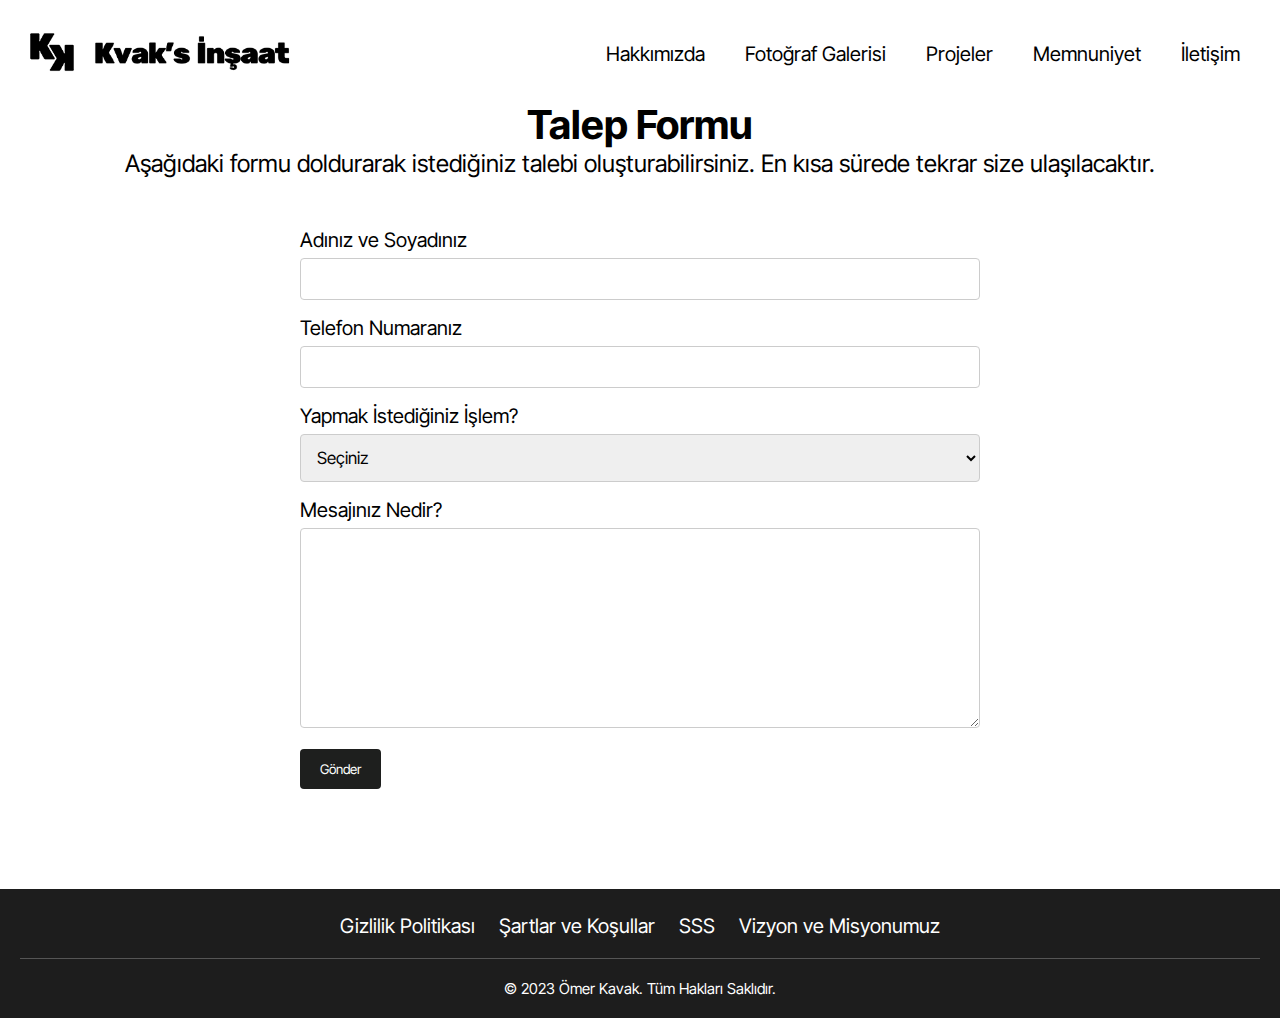
<file: Proje/talep_formu.html>
<!DOCTYPE html>
<html lang="tr-TR">
  <head>
    <meta charset="UTF-8" />
    <meta name="viewport" content="width=device-width, initial-scale=1.0" />
    <title>Kvak's İnşaat  | Talep Formu</title>
    <link rel="stylesheet" href="style.css" />
    <link rel="icon" type="image/x-icon" href="img/favicon.png">
  </head>

  <body>
    <!-- Menü Bölümü Başlangıç -->
    <header>
      <a href="index.html"><img src="img/logo1.png" width="" height="64"></a>
      <div class="toggle" onclick="toggleMenu();">
        <ul class="menu">
          <li><a href="hakkimizda.html">Hakkımızda</a></li>
          <li><a href="foto_galeri.html">Fotoğraf Galerisi</a></li>
          <li><a href="projeler.html">Projeler</a></li>
          <li><a href="memnuniyet.html">Memnuniyet</a></li>
          <li><a href="iletisim.html">İletişim</a></li>
        </ul>
      </div>
    </header>
    <!-- Menü Bölümü Bitiş -->
    <section class="talep">
      <div class="heading">
        <h2>Talep Formu</h2>
        <p>Aşağıdaki formu doldurarak istediğiniz talebi oluşturabilirsiniz. En kısa sürede tekrar size ulaşılacaktır.</p>
      </div>
    <div class="container">
      <form action="">
        <label for="fname">Adınız ve Soyadınız</label>
        <input type="text" id="name" name="name" required >
    
        <label for="lname">Telefon Numaranız</label>
        <input type="tel" id="phone" name="phone" required>
    
        <label for="country">Yapmak İstediğiniz İşlem?</label>
        <select id="islem" name="islem" required>
          <option value="seciniz">Seçiniz</option>
          <option value="proje">Proje Sunmak İstiyorum</option>
          <option value="fiyat">Fiyat Talebi İstiyorum</option>
          <option value="randevu">Randevu Almak İstiyorum</option>
          <option value="soru">Soru Sormak İstiyorum</option>
        </select>
    
        <label for="subject">Mesajınız Nedir?</label>
        <textarea id="mesaj" name="mesaj" style="height:200px"></textarea>
    
        <input type="submit" value="Gönder">
      </form>
    </div>
  </section>
    <!-- Footer Bölümü Başlangıcı -->

    <div class="footer">
      <div class="footer-content">
        <div class="footer-links">
          <ul>
            <li><a href="gizlilik.html">Gizlilik Politikası</a></li>
            <li><a href="sartlar_ve_kosullar.html">Şartlar ve Koşullar</a></li>
            <li><a href="sss.html">SSS</a></li>
            <li><a href="vizyon_ve_misyonumuz.html">Vizyon ve Misyonumuz</a></li>
          </ul>
        </div>
      </div>
      <div class="footer-line"></div>
      <div class="copyright">&copy; 2023 Ömer Kavak. Tüm Hakları Saklıdır.</div>
    </div>

    <!-- Footer Bölümü Bitişi -->

    <script>
      function toggleMenu(){
        var menuToggle = document.querySelector('.toggle');
        var menu = document.querySelector('.menu');
        menuToggle.classList.toggle('active');
        menu.classList.toggle('active');
      }
    </script>

  </body>
</html>
</file>
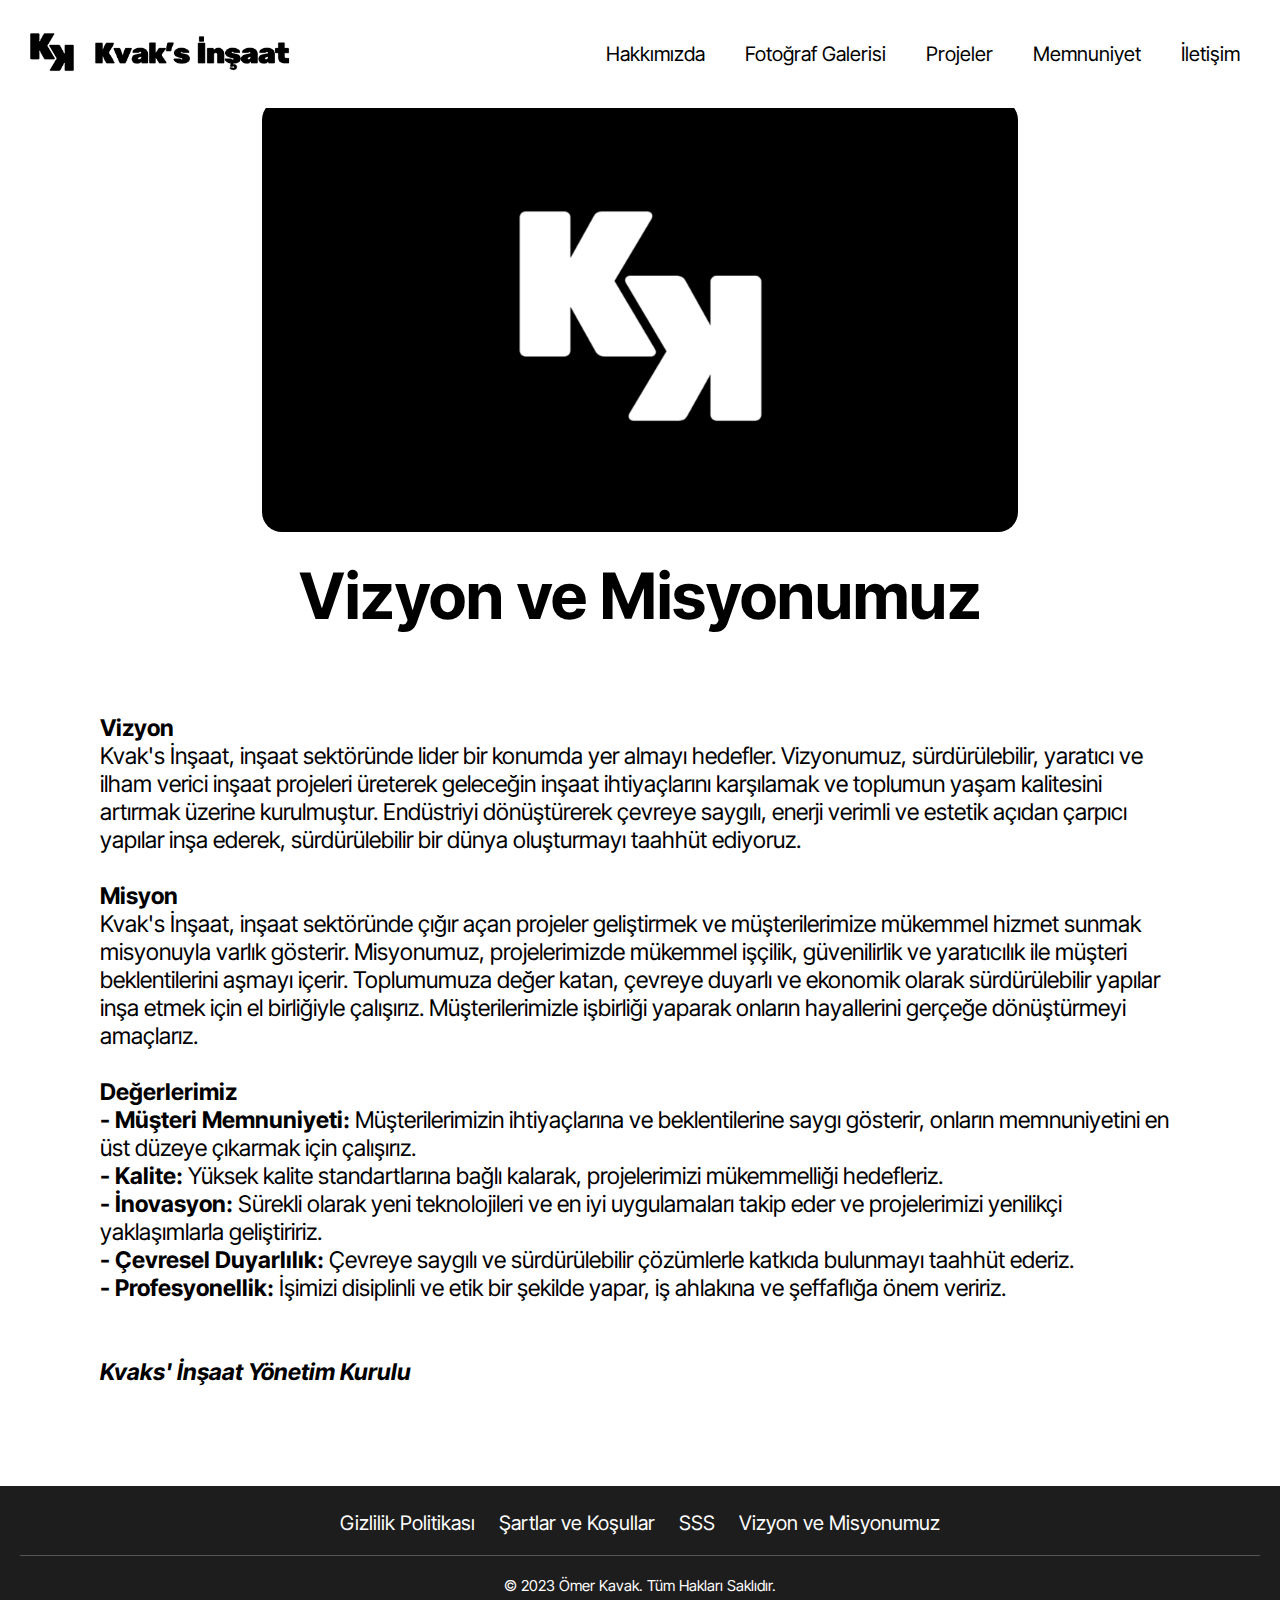
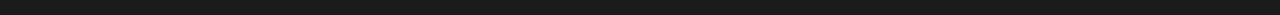
<file: Proje/vizyon_ve_misyonumuz.html>
<!DOCTYPE html>
<html lang="tr-TR">
  <head>
    <meta charset="UTF-8" />
    <meta name="viewport" content="width=device-width, initial-scale=1.0" />
    <title>Kvak's İnşaat | Vizyon ve Misyonumuz</title>
    <link rel="stylesheet" href="style.css" />
    <link rel="icon" type="image/x-icon" href="img/favicon.png" />
  </head>

  <body>
    <!-- Menü Bölümü Başlangıç -->
    <header>
      <a href="index.html"><img src="img/logo1.png" width="" height="64"></a>
      <div class="toggle" onclick="toggleMenu();">
        <ul class="menu">
          <li><a href="hakkimizda.html">Hakkımızda</a></li>
          <li><a href="foto_galeri.html">Fotoğraf Galerisi</a></li>
          <li><a href="projeler.html">Projeler</a></li>
          <li><a href="memnuniyet.html">Memnuniyet</a></li>
          <li><a href="iletisim.html">İletişim</a></li>
        </ul>
      </div>
    </header>
    <!-- Menü Bölümü Bitiş -->

    <section class="hk">
      <img
        src="img/kk_bg.png"
        alt="Hakkımızda"
        id="hk_bg"
        style="display: block; margin: auto"
      />
      <h2>Vizyon ve Misyonumuz</h2>
      <p>
        <b>Vizyon</b><br> Kvak's İnşaat, inşaat sektöründe lider bir konumda yer almayı hedefler. Vizyonumuz, sürdürülebilir, yaratıcı ve ilham verici inşaat projeleri üreterek geleceğin inşaat ihtiyaçlarını karşılamak ve toplumun yaşam kalitesini artırmak üzerine kurulmuştur. Endüstriyi dönüştürerek çevreye saygılı, enerji verimli ve estetik açıdan çarpıcı yapılar inşa ederek, sürdürülebilir bir dünya oluşturmayı taahhüt ediyoruz. <br><br> <b>Misyon</b><br>
        Kvak's İnşaat, inşaat sektöründe çığır açan projeler geliştirmek ve
        müşterilerimize mükemmel hizmet sunmak misyonuyla varlık gösterir.
        Misyonumuz, projelerimizde mükemmel işçilik, güvenilirlik ve yaratıcılık ile müşteri beklentilerini aşmayı içerir. Toplumumuza değer katan, çevreye duyarlı ve ekonomik olarak sürdürülebilir yapılar inşa etmek için el birliğiyle çalışırız. Müşterilerimizle işbirliği yaparak onların hayallerini gerçeğe dönüştürmeyi amaçlarız. <br><br> <b>Değerlerimiz</b><br> <b>- Müşteri
        Memnuniyeti:</b> Müşterilerimizin ihtiyaçlarına ve beklentilerine saygı gösterir, onların memnuniyetini en üst düzeye çıkarmak için çalışırız. <br> <b>- Kalite:</b> Yüksek kalite standartlarına bağlı kalarak, projelerimizi mükemmelliği hedefleriz. <br> <b>- İnovasyon:</b> Sürekli olarak yeni teknolojileri
        ve en iyi uygulamaları takip eder ve projelerimizi yenilikçi
        yaklaşımlarla geliştiririz. <br><b>- Çevresel Duyarlılık:</b> Çevreye saygılı ve sürdürülebilir çözümlerle katkıda bulunmayı taahhüt ederiz. <br> <b>- Profesyonellik:</b> İşimizi disiplinli ve etik bir şekilde yapar, iş ahlakına ve şeffaflığa önem veririz.  <br><br><br>
        <i><b>Kvaks' İnşaat Yönetim Kurulu</b></i>
      </p>
    </section>

    <!-- Footer Bölümü Başlangıcı -->

    <div class="footer">
      <div class="footer-content">
        <div class="footer-links">
          <ul>
            <li><a href="gizlilik.html">Gizlilik Politikası</a></li>
            <li><a href="sartlar_ve_kosullar.html">Şartlar ve Koşullar</a></li>
            <li><a href="sss.html">SSS</a></li>
            <li>
              <a href="vizyon_ve_misyonumuz.html">Vizyon ve Misyonumuz</a>
            </li>
          </ul>
        </div>
      </div>
      <div class="footer-line"></div>
      <div class="copyright">&copy; 2023 Ömer Kavak. Tüm Hakları Saklıdır.</div>
    </div>

    <!-- Footer Bölümü Bitişi -->

    <script>
      function toggleMenu(){
        var menuToggle = document.querySelector('.toggle');
        var menu = document.querySelector('.menu');
        menuToggle.classList.toggle('active');
        menu.classList.toggle('active');
      }
    </script>

  </body>
</html>
</file>
<file: Proje/style.css>
/* Ana Sayfa Kodları */
@import url("https://fonts.googleapis.com/css2?family=Inter+Tight:ital,wght@0,100;0,200;0,300;0,400;0,500;0,600;0,700;0,800;0,900;1,900&display=swap");

* {
  margin: 0;
  padding: 0;
  box-sizing: border-box;
  font-family: "Inter Tight", sans-serif;
}

input[type=text], input[type=tel], select, textarea {
  width: 100%;
  padding: 12px;
  border: 1px solid #ccc;
  border-radius: 4px;
  box-sizing: border-box;
  margin-top: 6px;
  margin-bottom: 16px;
  resize: vertical;
}

input[type=submit] {
  background-color: #1e1f1e;
  color: white;
  padding: 12px 20px;
  border: none;
  border-radius: 4px;
  cursor: pointer;
}

input[type=submit]:hover {
  background-color: #1e1f1e;
}

.container {
  border-radius: 5px;
  padding: 0 200px 0 200px;
  font-size: 16px;
}

.container form{
  font-size: 20px;
}

.container select{
  font-size: 17px;
}

.talep .heading {
  position: relative;
  text-align: center;
  padding-bottom: 50px;
}

.talep .heading h2 {
  font-size: 2.5em;
}

.talep .heading p {
  font-size: 1.5em;
}

/* .talep{
  width: 80%;
} */

section {
  padding: 100px;
}

.banner {
  position: relative;
  min-height: 100vh;
  background-image: linear-gradient(
      rgba(255, 255, 255, 0.6),
      rgba(255, 255, 255, 0.6)
    ),
    url(img/bg.jpg);

  background-size: cover;
  background-position: right;
  display: flex;
  justify-content: space-between;
  align-items: center;
}

.banner h2 {
  font-size: 4em;
  color: #141414;
  font-weight: 700;
  line-height: 1.5em;
  letter-spacing: -1px;
}

.banner h3 {
  font-size: 22px;
  color: #222121;
  font-weight: 400;
}

.btn {
  border-radius: 50px;
  border-style: solid;
  border-width: 2px;
  border-color: #1d1d1d;
  position: relative;
  background: #ffffff00;
  color: #1d1d1d;
  display: inline-block;
  margin-top: 20px;
  padding: 25px 30px;
  font-size: 18px;
  text-decoration: none;
  font-weight: 800;
}

.btn:hover {
  border-color: #000;
  color: #000;
  transition: 0.4s;
}

header {
  position: fixed;
  top: 0;
  left: 0;
  width: 100%;
  height: 12%;
  background-color: #fff;
  padding: 30px 20px 30px 20px;
  z-index: 1000;
  display: flex;
  justify-content: space-between;
  align-items: center;
}

header .logo img{
  position: relative;
  clear: both;
}

header .logo {
  position: relative;
  color: #000;
  font-size: 23px;
  text-decoration: none;
  font-weight: 700;
}

header ul {
  position: relative;
  display: flex;
}

header ul li {
  position: relative;
  list-style: none;
}

header ul li a {
  position: relative;
  display: inline-block;
  margin: 0 20px;
  color: #000;
  text-decoration: none;
  font-size: 20px;
  font-weight: 400;
}

header ul li a:hover {
  color: #1d1d1d;
}

.content {
  display: flex;
  justify-content: space-between;
}

.contentBox p {
  font-size: 23px;
  padding-right: 110px;
}

.contentBox h3 {
  padding-top: 300px;
  font-size: 2.5em;
  margin-bottom: 10px;
}

.ins1 {
  min-width: 50%;
}

.ins1 img {
  max-width: 100%;
  border-radius: 35px;
}
.content2 {
  padding-top: 80px;
  display: flex;
  justify-content: space-between;
}

.contentBox2 p {
  font-size: 23px;
  padding-left: 80px;
}

.contentBox2 h3 {
  padding-left: 80px;
  padding-top: 300px;
  font-size: 2.5em;
  margin-bottom: 10px;
}

.ins2 {
  min-width: 50%;
}

.ins2 img {
  max-width: 100%;
  border-radius: 35px;
}
.content3 {
  padding-top: 80px;
  display: flex;
  justify-content: space-between;
}

.contentBox3 p {
  font-size: 23px;
  padding-right: 110px;
}

.contentBox3 h3 {
  padding-top: 300px;
  font-size: 2.5em;
  margin-bottom: 10px;
}

.ins3 {
  min-width: 50%;
}

.ins3 img {
  max-width: 100%;
  border-radius: 35px;
}

.content4 {
  padding-top: 80px;
  display: flex;
  justify-content: space-between;
}

.contentBox4 p {
  font-size: 23px;
  padding-left: 80px;
}

.contentBox4 h3 {
  padding-left: 80px;
  padding-top: 250px;
  font-size: 2.5em;
  margin-bottom: 10px;
}

.ins4 {
  min-width: 50%;
}

.ins4 img {
  max-width: 100%;
  border-radius: 35px;
}

.btn2 {
  border-radius: 50px;
  border-style: solid;
  border-width: 2px;
  border-color: #1d1d1d;
  position: relative;
  background: #ffffff00;
  color: #1d1d1d;
  display: inline-block;
  margin-left: 80px;
  margin-top: 60px;
  padding: 25px 30px;
  font-size: 18px;
  text-decoration: none;
  font-weight: 800;
}

.btn2:hover {
  border-color: #000;
  color: #000;
  transition: 0.4s;
}

.yorum .heading {
  position: relative;
  text-align: center;
  padding-bottom: 50px;
}

.yorum .heading h2 {
  font-size: 2.5em;
}

.yorum .heading p {
  font-size: 1.5em;
}

.yorum .content {
  display: flex;
  justify-content: space-between;
  flex-wrap: wrap;
}

.yorum .content .yorumBox {
  min-width: 50%;
  padding: 60px 80px;
  margin: 20px;
  border-radius: 20px;
  background-color: #dedede;
}

.yorum .content .yorumBox p {
  font-style: italic;
  font-size: 17px;
  font-weight: 100;
}

.yorum .content .yorumBox h3 {
  margin-top: 30px;
  text-align: end;
}

.fotog .heading {
  position: relative;
  text-align: center;
  padding-bottom: 50px;
}

.fotog .heading h2 {
  font-size: 2.5em;
}

.fotog .heading p {
  font-size: 1.5em;
}

.fotog .content {
  display: flex;
  justify-content: space-between;
  flex-wrap: wrap;
}

.fotog .content .fotoBox {
  width: 50%;
  padding: 20px;
}

.fotog .content .fotoBox img {
  border-radius: 20px;
}

.projefoto {
  position: relative;
  text-align: center;
}

.projefoto img {
  border-radius: 20px;
}

.proje .projeisim {
  text-align: center;
  font-size: 1.5em;
  margin: 10px 0 50px 0;
}

.proje .projeisim a {
  text-decoration: none;
  color: #000;
}

.proje .projeisim a:hover {
  text-decoration: underline;
  color: #1b1b1b;
}

.prj .heading {
  position: relative;
  text-align: center;
  padding-bottom: 50px;
}

.prj .heading h2 {
  font-size: 2.5em;
}

.prj .heading p {
  font-size: 1.5em;
}

.cntc{
  display: flex;
}

.cntc .harita{
  position: relative;
  display: flex;
  justify-content: space-between;
  width: 50%;
  clear: both;
}

.cntc .iletisim{
  position: relative;
  width: 50%;
}

.contact .heading {
  position: relative;
  text-align: center;
  padding-bottom: 50px;
}

.contact .heading h2 {
  font-size: 2.5em;
}

.contact .heading p {
  font-size: 1.5em;
}

.cntc .iletisim h3{
  font-size: 2.5em;
  padding-top: 80px;
  padding-left: 130px;
}


.cntc .iletisim p{
  font-size: 1.5em;
  padding-left: 130px;
}

/* Ana Sayfa Kodları*/

#hk_bg {
  margin-top: 20px;
  width: 70%;
  border-radius: 20px;
}

.hk h2 {
  margin-top: 25px;
  font-size: 4em;
  text-align: center;
}

.hk p {
  padding-top: 80px;
  font-size: 23px;
  font-weight: 400;
}

.footer {
  background-color: #1d1d1d;
  color: #fff;
  text-align: center;
  padding: 20px;
}

.footer-content {
  margin-top: 5px;
  display: flex;
  justify-content: center;
  align-items: center;
}

.footer-links ul {
  list-style: none;
  padding: 0;
}

.footer-links li {
  display: inline;
  margin: 0 10px;
  font-size: 20px;
}

.footer-links a {
  text-decoration: none;
  color: #fff;
}

.footer-links a:hover {
  color: #555;
}

.footer-line {
  border-top: 1px solid #555;
  margin: 20px 0;
}

.copyright {
  font-size: 15px;
}

/* Tablet için gerekli responsive kodları. */
@media (max-width: 991px) {

  .cntc .iletisim h3{
    padding-left: 50px;
  }

  .cntc .iletisim p{
    padding-left: 50px;
  }

  .container {
    border-radius: 5px;
    padding: 0px;
  }

  .container form{
    font-size: 16px;
  }
  
  .container select{
    font-size: 13px;
  }

  .talep .heading h2 {
    font-size: 2em;
  }
  
  .talep .heading p {
    font-size: 1em;
  }

  header {
    padding: 35px 40px;
  }
  header .logo {
    font-size: 30px;
  }

  .menu {
    position: fixed;
    top: 73px;
    left: -100%;
    display: block;
    padding: 100px 50px;
    text-align: center;
    width: 100%;
    height: 100vh;
    background: #fff;
    transition: 0.5ms;
    z-index: 999;
    border-top: 1px solid rgba(0, 0, 0, 0.2);
  }

  .menu.active {
    left: 0;
  }

  header ul li a {
    color: #111;
    font-size: 24px;
    margin: 5px;
  }

  .toggle {
    width: 30px;
    height: 30px;
    background: url(img/menu1.png);
    background-position: center;
    background-repeat: no-repeat;
    background-size: 30px;
    cursor: pointer;
  }

  .toggle.active {
    background: url(img/menu2.png);
    background-position: center;
    background-repeat: no-repeat;
    background-size: 30px;
    cursor: pointer;
  }

  section{
    padding: 100px;
  }

  .banner h2 {
    font-size: 3em;
  }

  .banner h3 {
    font-size: 19px;
  }

  .contentBox p {
    font-size: 19px;
    padding-right: 110px;
  }

  .contentBox h3 {
    padding-top: 150px;
    font-size: 2em;
  }

  /*  */

  .contentBox2 p {
    font-size: 19px;
    padding-right: 10px;
  }

  .contentBox2 h3 {
    padding-top: 150px;
    font-size: 2em;
  }

  /*  */

  .contentBox3 p {
    font-size: 19px;
    padding-right: 110px;
  }

  .contentBox3 h3 {
    padding-top: 150px;
    font-size: 2em;
  }

  /*  */

  .contentBox4 p {
    font-size: 19px;
    padding-right: 10px;
  }

  .contentBox4 h3 {
    padding-top: 120px;
    font-size: 2em;
  }

  .footer-links li {
    font-size: 17px;
  }

  .copyright {
    font-size: 15px;
  }

  .btn {
    padding: 20px 25px;
    font-size: 18px;
    font-weight: 800;
  }

  .btn2 {
    padding: 20px 25px;
    font-size: 18px;
    font-weight: 800;
  }

  .yorum .content .yorumBox {
    padding: 60px 60px;
  }

  .fotog .content{
    display: flex;
  }

  .fotog .content .fotoBox{
    display: flex;
    width: 100%;
    padding: 10px;
  }

  .fotog .content .fotoBox img{
    display: flex;
    width: 100%;
  }

}

/* Telefon için gerekli responsive tarasım yarım kalmıştır. */
/* @media (min-width: 320px) and (max-width: 480px){
  header {
    padding: 35px 40px;
  }
  header .logo {
    font-size: 30px;
  }

  .menu {
    position: fixed;
    top: 73px;
    left: -100%;
    display: block;
    padding: 100px 50px;
    text-align: center;
    width: 100%;
    height: 100vh;
    background: #fff;
    transition: 0.5ms;
    z-index: 999;
    border-top: 1px solid rgba(0, 0, 0, 0.2);
  }

  .menu.active {
    left: 0;
  }

  header ul li a {
    color: #111;
    font-size: 24px;
    margin: 5px;
  }

  .toggle {
    width: 30px;
    height: 30px;
    background: url(img/menu1.png);
    background-position: center;
    background-repeat: no-repeat;
    background-size: 30px;
    cursor: pointer;
  }

  .toggle.active {
    background: url(img/menu2.png);
    background-position: center;
    background-repeat: no-repeat;
    background-size: 30px;
    cursor: pointer;
  }

  .banner h2 {
    font-size: 2em;
  }

  .banner h3 {
    font-size: 15px;
  }

  .article{
    margin: 0 -00px 0 -100px;
  }

  .content {
    width: 100%;

  }

  .contentBox .ins1{
    display: flex;
  }
  
  .contentBox p {
    display:flex-box;
    font-size: 13px;
    padding: 0;

  }
  
  .contentBox h3 {
    padding-top: 0px;
    font-size: 1.5em;
    margin-bottom: 10px;
  }
  
  .ins1 {
    display: inline;
    width: 100%;
  }
  
  .ins1 img {
    width: 90%;
    border-radius: 35px;

  }
  

} */
</file>
